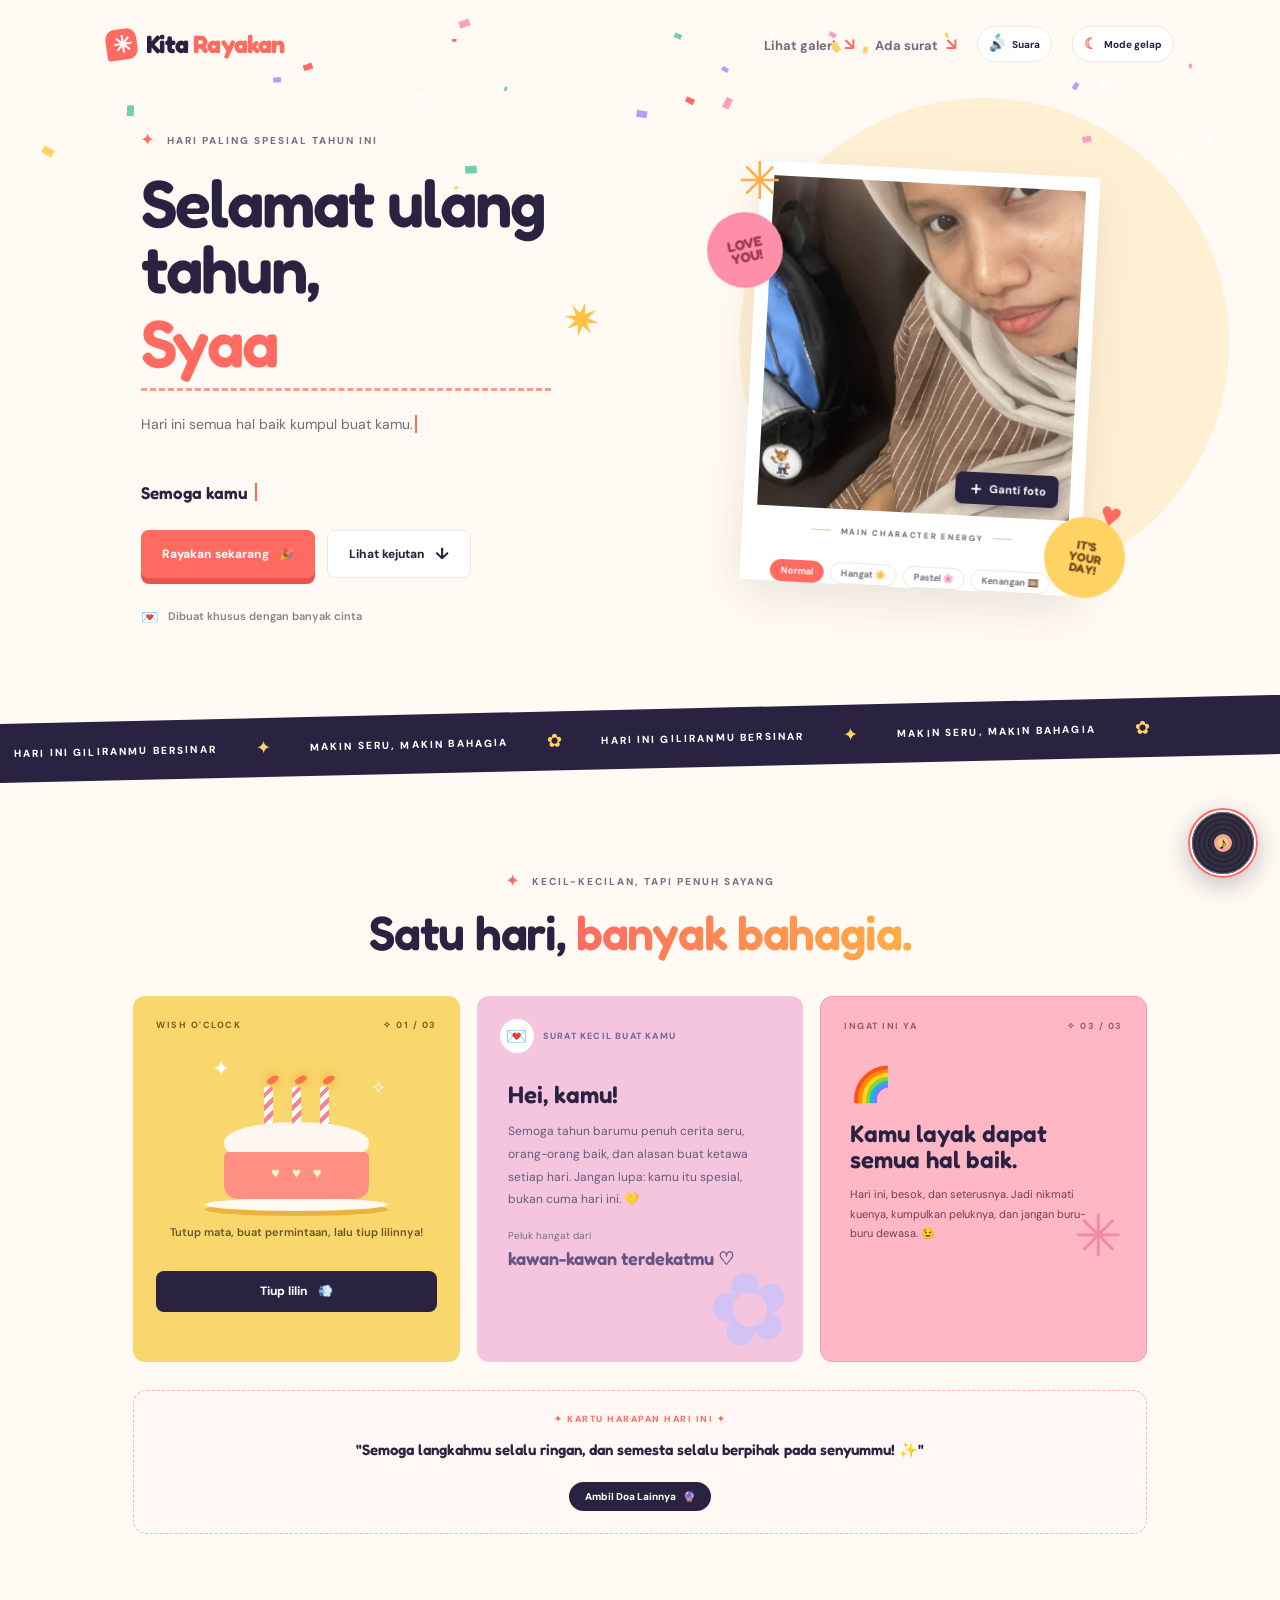
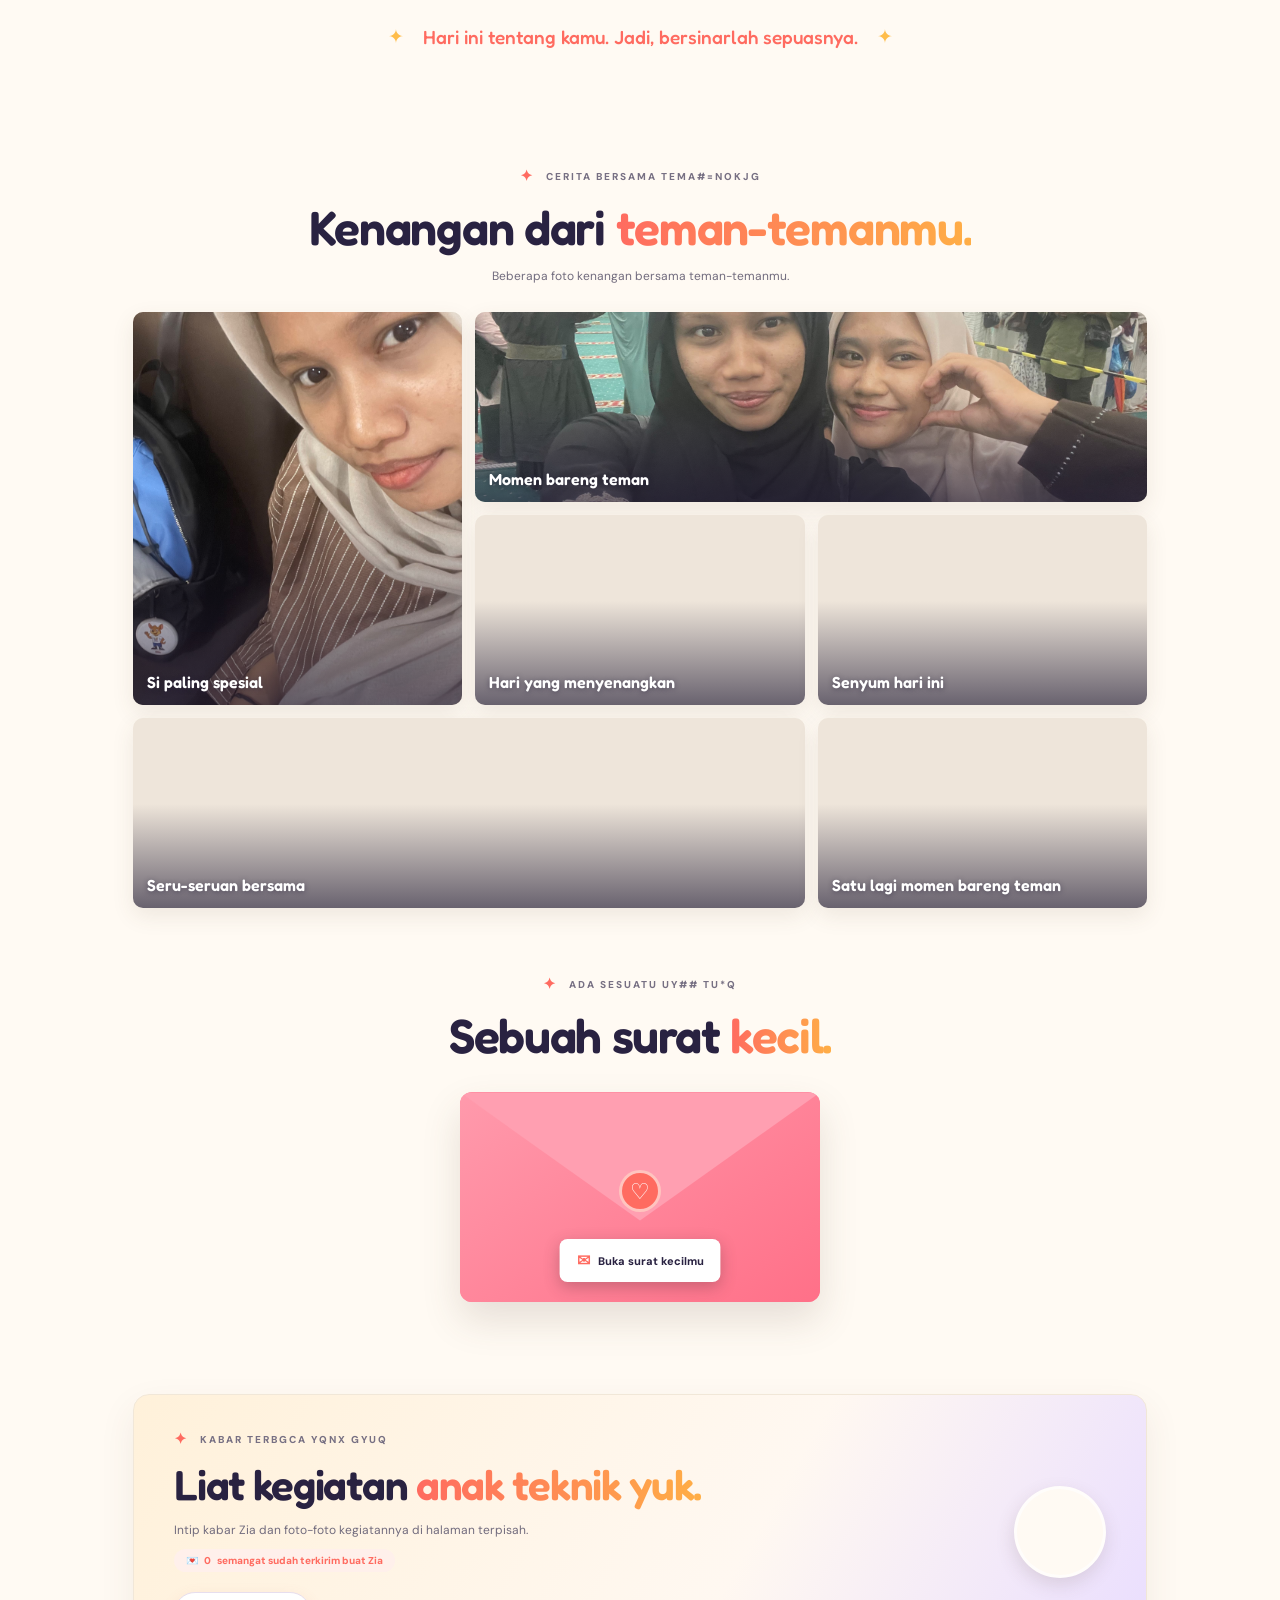
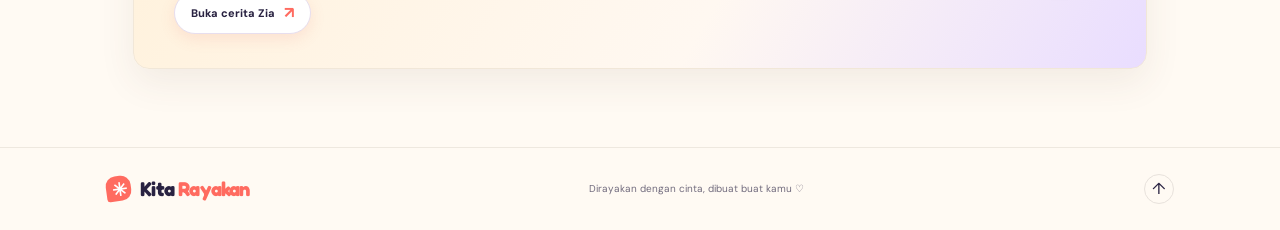
<file: index.html>
<!doctype html>
<html lang="id">
  <head>
    <meta charset="utf-8">
    <meta name="viewport" content="width=device-width, initial-scale=1">
    <meta name="theme-color" content="#fff7ed">
    <meta name="description" content="Pesta ulang tahun kecil yang penuh warna, tawa, dan kejutan spesial.">
    <title>Selamat ulang tahun, Syaa! — Kita Rayakan</title>

    <!-- Google Fonts -->
    <link rel="preconnect" href="https://fonts.googleapis.com">
    <link rel="preconnect" href="https://fonts.gstatic.com" crossorigin>
    <link href="https://fonts.googleapis.com/css2?family=DM+Sans:wght@400;500;600;700;800&family=Fredoka:wght@500;600;700&display=swap" rel="stylesheet">

    <!-- Berkas Gaya CSS -->
    <link rel="stylesheet" href="styles.css">
    <link rel="stylesheet" href="kegiatan.css">
    <link rel="stylesheet" href="efek.css">

    <!-- Berkas Skrip JS Terpadu -->
    <script src="music-state.js" defer></script>
    <script src="script.js" defer></script>
    <script src="kegiatan.js" defer></script>
    <script src="efek-umum.js" defer></script>
    <script src="efek-index.js" defer></script>
    <script src="efek-kegiatan.js" defer></script>
  </head>
  <body>
    <!-- Kanvas Partikel Confetti -->
    <canvas class="confetti-canvas" id="confettiCanvas" aria-hidden="true"></canvas>

    <div class="page-shell">
      <!-- ====================================================================
           TAMPILAN 1: Halaman Utama Ulang Tahun (Kita Rayakan)
           ==================================================================== -->
      <div id="view-birthday" class="app-view">
        <header class="site-header">
          <a class="brand" href="#" aria-label="Kita Rayakan, beranda">
            <span class="brand-icon" aria-hidden="true">✳</span>
            <span>Kita <span class="brand-light">Rayakan</span></span>
          </a>
          <nav class="header-nav" aria-label="Navigasi">
            <a class="header-link" href="#galeri">Lihat galeri <span aria-hidden="true">↘</span></a>
            <a class="header-link" href="#surat">Ada surat <span aria-hidden="true">↘</span></a>
            <button class="sound-toggle" id="soundToggle" type="button" aria-label="Bisukan efek suara" aria-pressed="true">
              <span class="sound-toggle-icon" id="soundToggleIcon" aria-hidden="true">🔊</span>
              <span id="soundToggleLabel">Suara</span>
            </button>
            <button class="theme-toggle" id="themeToggle" type="button" aria-label="Aktifkan mode gelap" aria-pressed="false">
              <span class="theme-toggle-icon" id="themeToggleIcon" aria-hidden="true">☾</span>
              <span class="theme-toggle-label" id="themeToggleLabel">Mode gelap</span>
            </button>
          </nav>
        </header>

        <main>
          <!-- Bagian Utama (Hero) -->
          <section class="hero" aria-labelledby="birthdayTitle">
            <div class="hero-copy" data-reveal>
              <p class="eyebrow"><span class="eyebrow-star" aria-hidden="true">✦</span> HARI PALING SPESIAL TAHUN INI</p>
              <h1 id="birthdayTitle">
                Selamat ulang tahun,<br>
                <input class="birthday-name" id="birthdayName" type="text" value="Syaa" maxlength="24" aria-label="Nama yang berulang tahun">
                <span class="title-sparkle" aria-hidden="true">✷</span>
              </h1>
              <p class="hero-description">Hari ini semua hal baik kumpul buat kamu. Siap-siap ya, bakal banyak tawa, doa, dan potongan kue paling enak! 🎂</p>
              <div class="hero-actions">
                <button class="button button-primary" id="celebrateButton" type="button">Rayakan sekarang <span aria-hidden="true">🎉</span></button>
                <a class="button button-secondary" href="#kejutan">Lihat kejutan <span aria-hidden="true">↓</span></a>
              </div>
              <div class="tiny-note"><span class="tiny-note-icon" aria-hidden="true">💌</span> Dibuat khusus dengan banyak cinta</div>
            </div>

            <div class="photo-side" data-reveal data-reveal-delay="1">
              <span class="floating-shape shape-star" aria-hidden="true">✳</span>
              <span class="floating-shape shape-heart" aria-hidden="true">♥</span>

              <div class="photo-card" id="photoDropZone">
                <div class="photo-frame">
                  <img id="birthdayPhoto" class="birthday-photo" src="foto.1.jpeg" alt="Foto utama yang sedang berulang tahun" decoding="async">
                  <div class="photo-placeholder" id="photoPlaceholder" hidden>
                    <span class="placeholder-sun" aria-hidden="true">☀</span>
                    <span class="placeholder-emoji" aria-hidden="true">📸</span>
                    <strong>Foto bintang hari ini</strong>
                    <span>Taruh fotonya di sini, yuk!</span>
                  </div>
                  <label class="photo-upload" for="photoInput">
                    <span aria-hidden="true">＋</span> Ganti foto
                  </label>
                  <input id="photoInput" class="visually-hidden" type="file" accept="image/*" aria-label="Pilih foto orang yang berulang tahun">
                </div>
                <div class="photo-caption">
                  <span class="caption-line"></span>
                  <span>MAIN CHARACTER ENERGY</span>
                  <span class="caption-line"></span>
                </div>
                <!-- Bilah Pilihan Filter Foto Interaktif -->
                <div class="photo-filter-bar" aria-label="Pilih filter foto">
                  <button type="button" class="photo-filter-btn is-active" data-filter="normal">Normal</button>
                  <button type="button" class="photo-filter-btn" data-filter="warm">Hangat ☀️</button>
                  <button type="button" class="photo-filter-btn" data-filter="pastel">Pastel 🌸</button>
                  <button type="button" class="photo-filter-btn" data-filter="vintage">Kenangan 🎞️</button>
                </div>
              </div>

              <div class="sticker sticker-love" aria-hidden="true">LOVE<br>YOU!</div>
              <div class="sticker sticker-wow" aria-hidden="true">IT'S<br>YOUR<br>DAY!</div>
            </div>
          </section>

          <!-- Pita Teks Berjalan (Marquee Strip) -->
          <section class="birthday-strip" aria-label="Ucapan ulang tahun">
            <div class="strip-content">
              <span>HARI INI GILIRANMU BERSINAR</span><i aria-hidden="true">✦</i>
              <span>MAKIN SERU, MAKIN BAHAGIA</span><i aria-hidden="true">✿</i>
              <span>HARI INI GILIRANMU BERSINAR</span><i aria-hidden="true">✦</i>
              <span>MAKIN SERU, MAKIN BAHAGIA</span><i aria-hidden="true">✿</i>
            </div>
          </section>

          <!-- Bagian Kejutan & Kartu Ucapan -->
          <section class="surprise-section" id="kejutan" aria-labelledby="surpriseTitle">
            <div class="section-heading" data-reveal>
              <p class="eyebrow"><span class="eyebrow-star" aria-hidden="true">✦</span> KECIL-KECILAN, TAPI PENUH SAYANG</p>
              <h2 id="surpriseTitle">Satu hari, <span>banyak bahagia.</span></h2>
            </div>

            <div class="surprise-grid">
              <!-- Kartu 1: Kue Ulang Tahun & Lilin Interaktif -->
              <article class="cake-card" data-reveal data-reveal-delay="1">
                <div class="card-topline"><span>WISH O'CLOCK</span><span aria-hidden="true">✧ 01 / 03</span></div>
                <div class="cake-scene" id="cakeScene">
                  <span class="cake-spark cake-spark-one" aria-hidden="true">✦</span>
                  <span class="cake-spark cake-spark-two" aria-hidden="true">✧</span>
                  <div class="candles" aria-label="Lilin ulang tahun (klik lilin untuk meniup atau menyalakan per batang)">
                    <span class="candle" data-candle="1" role="button" tabindex="0" aria-label="Lilin 1: Klik untuk tiup atau nyalakan"><i class="flame"></i><i class="candle-smoke"></i></span>
                    <span class="candle" data-candle="2" role="button" tabindex="0" aria-label="Lilin 2: Klik untuk tiup atau nyalakan"><i class="flame"></i><i class="candle-smoke"></i></span>
                    <span class="candle" data-candle="3" role="button" tabindex="0" aria-label="Lilin 3: Klik untuk tiup atau nyalakan"><i class="flame"></i><i class="candle-smoke"></i></span>
                  </div>
                  <span class="blow-puff" aria-hidden="true">💨</span>
                  <div class="cake cake-top"></div>
                  <div class="cake cake-bottom"><span class="cake-decoration">♥ &nbsp; ♥ &nbsp; ♥</span></div>
                  <div class="cake-plate"></div>
                </div>
                <p class="cake-message" id="cakeMessage">Tutup mata, buat permintaan, lalu tiup lilinnya!</p>
                <button class="button button-dark" id="candleButton" type="button">Tiup lilin <span aria-hidden="true">💨</span></button>
              </article>

              <!-- Kartu 2: Surat Harapan -->
              <article class="wish-card" data-reveal data-reveal-delay="2">
                <div class="wish-card-top"><span class="wish-icon" aria-hidden="true">💌</span><span class="card-topline-label">SURAT KECIL BUAT KAMU</span></div>
                <div class="wish-card-body">
                  <p class="wish-intro">Hei, kamu!</p>
                  <p>Semoga tahun barumu penuh cerita seru, orang-orang baik, dan alasan buat ketawa setiap hari. Jangan lupa: kamu itu spesial, bukan cuma hari ini. 💛</p>
                  <div class="wish-signature">Peluk hangat dari <span>kawan-kawan terdekatmu ♡</span></div>
                </div>
                <span class="wish-doodle" aria-hidden="true">✿</span>
              </article>

              <!-- Kartu 3: Pengingat Hangat -->
              <article class="little-things-card" data-reveal data-reveal-delay="3">
                <div class="card-topline"><span>INGAT INI YA</span><span aria-hidden="true">✧ 03 / 03</span></div>
                <div class="little-things-content">
                  <div class="little-icon" aria-hidden="true">🌈</div>
                  <h3>Kamu layak dapat semua hal baik.</h3>
                  <p>Hari ini, besok, dan seterusnya. Jadi nikmati kuenya, kumpulkan peluknya, dan jangan buru-buru dewasa. 😉</p>
                  <span class="little-doodle" aria-hidden="true">✳</span>
                </div>
              </article>
            </div>

            <!-- Kotak Generator Doa & Harapan Interaktif -->
            <div class="fortune-box" data-reveal>
              <p class="fortune-kicker">✦ KARTU HARAPAN HARI INI ✦</p>
              <p class="fortune-quote" id="fortuneQuote">"Semoga langkahmu selalu ringan, dan semesta selalu berpihak pada senyummu! ✨"</p>
              <button class="fortune-btn" id="fortuneBtn" type="button">Ambil Doa Lainnya <span aria-hidden="true">🔮</span></button>
            </div>
          </section>

          <!-- Kalimat Penutup -->
          <section class="closing-note" aria-label="Ucapan penutup" data-reveal>
            <span class="closing-star" aria-hidden="true">✦</span>
            <p>Hari ini tentang kamu. <span>Jadi, bersinarlah sepuasnya.</span></p>
            <span class="closing-star" aria-hidden="true">✦</span>
          </section>

          <!-- Galeri Foto Kenangan -->
          <section class="gallery-section" id="galeri" aria-labelledby="galleryTitle">
            <div class="section-heading" data-reveal>
              <p class="eyebrow"><span class="eyebrow-star" aria-hidden="true">✦</span> CERITA BERSAMA TEMAN-TEMAN</p>
              <h2 id="galleryTitle">Kenangan dari <span>teman-temanmu.</span></h2>
              <p class="gallery-intro">Beberapa foto kenangan bersama teman-temanmu.</p>
            </div>

            <div class="photo-gallery">
              <figure class="gallery-photo gallery-photo-one" data-reveal>
                <button class="gallery-photo-button" type="button" aria-label="Perbesar foto 1 dari 6: Si paling spesial">
                  <img src="foto.1.jpeg" alt="Foto Syaa yang sedang berulang tahun" loading="lazy" decoding="async">
                </button>
                <figcaption>Si paling spesial</figcaption>
              </figure>

              <figure class="gallery-photo gallery-photo-two" data-reveal data-reveal-delay="1">
                <button class="gallery-photo-button" type="button" aria-label="Perbesar foto 2 dari 6: Momen bareng teman">
                  <img src="foto.2.jpeg" alt="Selfie berdua di tengah suasana ramai" loading="lazy" decoding="async">
                </button>
                <figcaption>Momen bareng teman</figcaption>
              </figure>

              <figure class="gallery-photo gallery-photo-three" data-reveal data-reveal-delay="2">
                <button class="gallery-photo-button" type="button" aria-label="Perbesar foto 3 dari 6: Hari yang menyenangkan">
                  <img src="foto.3.jpeg" alt="Empat teman berfoto bersama di bawah pohon" loading="lazy" decoding="async">
                </button>
                <figcaption>Hari yang menyenangkan</figcaption>
              </figure>

              <figure class="gallery-photo gallery-photo-four" data-reveal data-reveal-delay="3">
                <button class="gallery-photo-button" type="button" aria-label="Perbesar foto 4 dari 6: Senyum hari ini">
                  <img src="foto.4.jpeg" alt="Pose ceria di ruang terbuka" loading="lazy" decoding="async">
                </button>
                <figcaption>Senyum hari ini</figcaption>
              </figure>

              <figure class="gallery-photo gallery-photo-five" data-reveal data-reveal-delay="1">
                <button class="gallery-photo-button" type="button" aria-label="Perbesar foto 5 dari 6: Seru-seruan bersama">
                  <img src="foto.5.jpeg" alt="Foto ramai-ramai dengan kostum lucu" loading="lazy" decoding="async">
                </button>
                <figcaption>Seru-seruan bersama</figcaption>
              </figure>

              <figure class="gallery-photo gallery-photo-six" data-reveal data-reveal-delay="2">
                <button class="gallery-photo-button" type="button" aria-label="Perbesar foto 6 dari 6: Satu lagi momen bareng teman">
                  <img src="foto.6.jpeg" alt="Momen bersama teman-teman" loading="lazy" decoding="async">
                </button>
                <figcaption>Satu lagi momen bareng teman</figcaption>
              </figure>
            </div>
          </section>

          <!-- Bagian Surat Spesial Interaktif -->
          <section class="letter-section" id="surat" aria-labelledby="letterTitle">
            <div class="section-heading" data-reveal>
              <p class="eyebrow"><span class="eyebrow-star" aria-hidden="true">✦</span> ADA SESUATU BUAT KAMU</p>
              <h2 id="letterTitle">Sebuah surat <span>kecil.</span></h2>
            </div>

            <div class="letter-scene" id="letterScene" data-reveal>
              <div class="butterfly-flight" aria-hidden="true">
                <span>🦋</span><span>🦋</span><span>🦋</span><span>🦋</span>
              </div>
              <div class="letter-envelope">
                <div class="envelope-flap" aria-hidden="true"></div>
                <span class="envelope-seal" aria-hidden="true">♡</span>
                <button class="letter-toggle" id="letterToggle" type="button" aria-expanded="false" aria-controls="letterContents">
                  <span class="letter-icon" aria-hidden="true">✉</span>
                  <span id="letterToggleLabel">Buka surat kecilmu</span>
                </button>
              </div>
              <div class="letter-contents" id="letterContents" hidden>
                <div class="letter-paper">
                  <p class="letter-greeting">Surat kecil dari kawan-kawan terdekatmu ♡</p>
                  <h3>Selamat ulang tahun, <span id="letterRecipientName">Syaa</span>!</h3>
                  <p class="letter-message">Tanggal 19 November selalu jadi alasan istimewa untuk merayakan hadirnya kamu, Syaa. Kamu punya hati yang tulus dan peka, selalu hadir untuk orang-orang tersayang, serta tekad kuat untuk mengejar hal yang kamu percaya. Semoga di usia yang baru ini kamu diberi kesehatan, hati yang tenang, banyak tawa, dan keberanian untuk meraih semua impianmu. Terima kasih sudah menjadi dirimu sendiri. Kami senang punya kawan sepertimu. ♡</p>
                  <p class="letter-signature">Dengan sayang, kawan-kawanmu ♡</p>
                  <button class="letter-close" id="letterClose" type="button">Lipat surat lagi <span aria-hidden="true">↑</span></button>
                </div>
              </div>
            </div>
          </section>

          <!-- Teaser Menuju Halaman Kegiatan Zia -->
          <section class="activity-teaser" aria-labelledby="activityTeaserTitle" data-reveal>
            <div class="activity-teaser-copy">
              <p class="eyebrow"><span class="eyebrow-star" aria-hidden="true">✦</span> KABAR TERBARU DARI ACEH</p>
              <h2 id="activityTeaserTitle">Liat kegiatan <span>anak teknik yuk.</span></h2>
              <p>Intip kabar Zia dan foto-foto kegiatannya di halaman terpisah.</p>
              <div class="teaser-cheer-badge" id="teaserCheerBadge">
                <span aria-hidden="true">💌</span> <span id="teaserCheerCount">0</span> semangat sudah terkirim buat Zia
              </div>
              <a class="activity-jump" href="kegiatan.html">Buka cerita Zia <span aria-hidden="true">↗</span></a>
            </div>
            <div class="activity-teaser-stamp" aria-hidden="true">
              <img src="fotod1.JPG" alt="" loading="lazy" decoding="async">
            </div>
          </section>
        </main>

        <footer class="site-footer">
          <a class="brand footer-brand" href="#" aria-label="Kita Rayakan, kembali ke atas">
            <span class="brand-icon" aria-hidden="true">✳</span>
            <span>Kita <span class="brand-light">Rayakan</span></span>
          </a>
          <span>Dirayakan dengan cinta, dibuat buat kamu <span aria-hidden="true">♡</span></span>
          <a class="back-to-top" href="#" aria-label="Kembali ke atas">↑</a>
        </footer>
      </div>

      <!-- ====================================================================
           TAMPILAN 2: Halaman Kegiatan Zia (Kabar dari Aceh)
           ==================================================================== -->
      <div id="view-activity" class="app-view" hidden>
        <header class="site-header activity-site-header">
          <a class="brand" href="index.html" aria-label="Kembali ke Kita Rayakan">
            <span class="brand-icon" aria-hidden="true">✳</span>
            <span>Kabar <span class="brand-light">Aceh</span></span>
          </a>
          <nav class="header-nav" aria-label="Navigasi">
            <a class="activity-back-link" href="index.html">
              <span aria-hidden="true">←</span> Kembali ke ucapan
            </a>
            <button class="sound-toggle" id="soundToggleActivity" type="button" aria-label="Bisukan efek suara" aria-pressed="true">
              <span class="sound-toggle-icon" aria-hidden="true">🔊</span>
              <span>Suara</span>
            </button>
            <button class="theme-toggle" id="themeToggleActivity" type="button" aria-label="Aktifkan mode gelap" aria-pressed="false">
              <span class="theme-toggle-icon" aria-hidden="true">☾</span>
              <span>Mode gelap</span>
            </button>
          </nav>
        </header>

        <main>
          <!-- Hero Kegiatan & Kartu Profil Zia -->
          <section class="activity-page-hero" aria-labelledby="activityPageTitle">
            <div class="activity-page-intro" data-reveal>
              <p class="eyebrow"><span class="eyebrow-star" aria-hidden="true">✦</span> KABAR TERBARU DARI ACEH</p>
              <h1 id="activityPageTitle">Liat kegiatan <span>anak teknik yuk.</span></h1>
              <p>Potongan cerita kuliah, teman-teman, dan hari-hari Zia di Aceh.</p>
              <a class="activity-cv-link" href="https://ziaulhaq-io.github.io/cv-ziaulhaq/" target="_blank" rel="noopener noreferrer">
                Lihat CV lengkap <span aria-hidden="true">↗</span>
              </a>
            </div>

            <article class="zia-profile-card" aria-label="Kabar Zia dari Aceh" data-reveal data-reveal-delay="1">
              <div class="zia-profile-heading">
                <div class="zia-avatar" aria-hidden="true">
                  <img src="fotod6.jpeg" alt="" decoding="async">
                </div>
                <div>
                  <p class="zia-kicker">MAHASISWA TEKNOLOGI INFORMASI</p>
                  <h2>Zia Ulhaq</h2>
                </div>
                <span class="zia-location"><span aria-hidden="true">●</span> Aceh</span>
              </div>

              <div class="zia-message">
                <span aria-hidden="true">♡</span>
                <p><strong><span class="zia-recipient-name">Syaa</span>, jangan khawatir ya.</strong> Zia aman-aman saja di Aceh. Zia memang anak Aceh; di sini banyak main dan belajar. Sebentar lagi Zia mau skripsi—doakan lancar, ya! Orang tersayangmu di Aceh selalu baik-baik saja. ♡</p>
              </div>

              <div class="zia-status">
                <span>Terus belajar</span>
                <span>Main bareng teman</span>
                <span>Menuju skripsi</span>
              </div>

              <div class="zia-cheer">
                <button class="zia-cheer-button" id="ziaCheerButton" type="button" aria-pressed="false">
                  <span aria-hidden="true">♡</span>
                  <span id="ziaCheerLabel">Kirim semangat buat Zia</span> (<span id="ziaCheerCounter">0</span>)
                </button>
                <p class="zia-cheer-message" id="ziaCheerMessage" aria-live="polite"></p>
              </div>

              <!-- Hadiah Interaktif untuk Zia -->
              <div class="zia-gift-actions" aria-label="Kirim hadiah perhatian untuk Zia">
                <button class="zia-gift-btn" id="ziaCoffeeBtn" type="button">Traktir Kopi Aceh ☕</button>
                <button class="zia-gift-btn" id="ziaThesisBtn" type="button">Kirim Doa Skripsi 🎓</button>
              </div>
              <p class="zia-toast-note" id="ziaToastNote" aria-live="polite"></p>
            </article>
          </section>

          <!-- Pita Teks Berjalan (Marquee) -->
          <div class="zia-marquee" role="note">
            <div class="zia-marquee-track">
              <span class="zia-marquee-copy">
                Zia di Aceh <span aria-hidden="true">✦</span> Anak Teknik <span aria-hidden="true">✦</span> Banyak main dan belajar <span aria-hidden="true">✦</span> Menuju skripsi <span aria-hidden="true">✦</span>
              </span>
              <span class="zia-marquee-copy" aria-hidden="true">
                Zia di Aceh <span aria-hidden="true">✦</span> Anak Teknik <span aria-hidden="true">✦</span> Banyak main dan belajar <span aria-hidden="true">✦</span> Menuju skripsi <span aria-hidden="true">✦</span>
              </span>
            </div>
          </div>

          <!-- Foto Pembuka (Cover Highlights) -->
          <section class="activity-cover-photos" aria-label="Foto pembuka" data-reveal>
            <button class="moment-photo" type="button" aria-label="Perbesar foto pembuka 1 dari 6">
              <img src="fotod1.JPG" alt="" loading="lazy" decoding="async">
            </button>
            <button class="moment-photo" type="button" aria-label="Perbesar foto pembuka 2 dari 6">
              <img src="fotod2.jpeg" alt="" loading="lazy" decoding="async">
            </button>
            <button class="moment-photo" type="button" aria-label="Perbesar foto pembuka 3 dari 6">
              <img src="fotod3.jpeg" alt="" loading="lazy" decoding="async">
            </button>
            <button class="moment-photo" type="button" aria-label="Perbesar foto pembuka 4 dari 6">
              <img src="fotod4.jpeg" alt="" loading="lazy" decoding="async">
            </button>
            <button class="moment-photo" type="button" aria-label="Perbesar foto pembuka 5 dari 6">
              <img src="fotod5.jpeg" alt="" loading="lazy" decoding="async">
            </button>
            <button class="moment-photo" type="button" aria-label="Perbesar foto pembuka 6 dari 6">
              <img src="fotod6.jpeg" alt="" loading="lazy" decoding="async">
            </button>
          </section>

          <!-- Koleksi Album Kegiatan -->
          <section class="moment-collection" aria-labelledby="momentCollectionTitle">
            <div class="moment-collection-heading" data-reveal>
              <p class="eyebrow"><span class="eyebrow-star" aria-hidden="true">✦</span> ALBUM KEGIATAN</p>
              <h2 id="momentCollectionTitle">Momen <span>keseharian.</span></h2>
              <p>Klik foto untuk melihat ukuran lebih besar.</p>
            </div>

            <!-- Navigasi Lompat Antar Album -->
            <nav class="album-jump-nav" aria-label="Pilih album">
              <a href="#activityAlbumTitle">Kegiatan <span>6</span></a>
              <a href="#healingAlbumTitle">Healing <span>7</span></a>
              <a href="#friendsAlbumTitle">Kawan-kawan <span>2</span></a>
              <a href="#thesisAlbumTitle">Tim skripsi <span>6</span></a>
            </nav>

            <div class="moment-groups">
              <!-- Album 1: Kegiatan Kampus & Proyek -->
              <section class="moment-group" aria-labelledby="activityAlbumTitle" data-reveal>
                <h3 id="activityAlbumTitle">Kegiatan</h3>
                <div class="moment-photo-grid">
                  <button class="moment-photo" type="button" aria-label="Perbesar foto 1 dari 6 di Kegiatan">
                    <img src="kn1.jpg" alt="" loading="lazy" decoding="async">
                  </button>
                  <button class="moment-photo" type="button" aria-label="Perbesar foto 2 dari 6 di Kegiatan">
                    <img src="kn2.jpg" alt="" loading="lazy" decoding="async">
                  </button>
                  <button class="moment-photo" type="button" aria-label="Perbesar foto 3 dari 6 di Kegiatan">
                    <img src="kn3.jpeg" alt="" loading="lazy" decoding="async">
                  </button>
                  <button class="moment-photo" type="button" aria-label="Perbesar foto 4 dari 6 di Kegiatan">
                    <img src="kn4.jpeg" alt="" loading="lazy" decoding="async">
                  </button>
                  <button class="moment-photo" type="button" aria-label="Perbesar foto 5 dari 6 di Kegiatan">
                    <img src="kn5.jpeg" alt="" loading="lazy" decoding="async">
                  </button>
                  <button class="moment-photo" type="button" aria-label="Perbesar foto 6 dari 6 di Kegiatan">
                    <img src="kn7.jpeg" alt="" loading="lazy" decoding="async">
                  </button>
                </div>
              </section>

              <!-- Album 2: Healing & Jalan-jalan -->
              <section class="moment-group" aria-labelledby="healingAlbumTitle" data-reveal>
                <h3 id="healingAlbumTitle">Healing</h3>
                <div class="moment-photo-grid">
                  <button class="moment-photo" type="button" aria-label="Perbesar foto 1 dari 7 di Healing">
                    <img src="hl1.jpeg" alt="" loading="lazy" decoding="async">
                  </button>
                  <button class="moment-photo" type="button" aria-label="Perbesar foto 2 dari 7 di Healing">
                    <img src="hl2.jpeg" alt="" loading="lazy" decoding="async">
                  </button>
                  <button class="moment-photo" type="button" aria-label="Perbesar foto 3 dari 7 di Healing">
                    <img src="hl3.jpeg" alt="" loading="lazy" decoding="async">
                  </button>
                  <button class="moment-photo" type="button" aria-label="Perbesar foto 4 dari 7 di Healing">
                    <img src="hl4.jpeg" alt="" loading="lazy" decoding="async">
                  </button>
                  <button class="moment-photo" type="button" aria-label="Perbesar foto 5 dari 7 di Healing">
                    <img src="hl5.jpeg" alt="" loading="lazy" decoding="async">
                  </button>
                  <button class="moment-photo" type="button" aria-label="Perbesar foto 6 dari 7 di Healing">
                    <img src="hl6.jpeg" alt="" loading="lazy" decoding="async">
                  </button>
                  <button class="moment-photo" type="button" aria-label="Perbesar foto 7 dari 7 di Healing">
                    <img src="hl7.jpeg" alt="" loading="lazy" decoding="async">
                  </button>
                </div>
              </section>

              <!-- Album 3: Kawan-kawan -->
              <section class="moment-group" aria-labelledby="friendsAlbumTitle" data-reveal>
                <h3 id="friendsAlbumTitle">Bersama kawan-kawan tengil</h3>
                <div class="moment-photo-grid">
                  <button class="moment-photo" type="button" aria-label="Perbesar foto 1 dari 2 bersama kawan-kawan">
                    <img src="bs1.jpeg" alt="" loading="lazy" decoding="async">
                  </button>
                  <button class="moment-photo" type="button" aria-label="Perbesar foto 2 dari 2 bersama kawan-kawan">
                    <img src="bs2.jpeg" alt="" loading="lazy" decoding="async">
                  </button>
                </div>
              </section>

              <!-- Album 4: Tim Skripsi -->
              <section class="moment-group" aria-labelledby="thesisAlbumTitle" data-reveal>
                <div class="moment-group-heading">
                  <h3 id="thesisAlbumTitle">Tim skripsi: Zia, Dhea &amp; Abrar</h3>
                  <p>Satu judul, dibagi bertiga sesuai profesi masing-masing.</p>
                </div>
                <div class="moment-photo-grid">
                  <button class="moment-photo" type="button" aria-label="Perbesar foto 1 dari 6 bersama tim skripsi">
                    <img src="dh1.jpg" alt="" loading="lazy" decoding="async">
                  </button>
                  <button class="moment-photo" type="button" aria-label="Perbesar foto 2 dari 6 bersama tim skripsi">
                    <img src="dh2.JPG" alt="" loading="lazy" decoding="async">
                  </button>
                  <button class="moment-photo" type="button" aria-label="Perbesar foto 3 dari 6 bersama tim skripsi">
                    <img src="dh3.jpeg" alt="" loading="lazy" decoding="async">
                  </button>
                  <button class="moment-photo" type="button" aria-label="Perbesar foto 4 dari 6 bersama tim skripsi">
                    <img src="dh4.jpeg" alt="" loading="lazy" decoding="async">
                  </button>
                  <button class="moment-photo" type="button" aria-label="Perbesar foto 5 dari 6 bersama tim skripsi">
                    <img src="dh5.jpeg" alt="" loading="lazy" decoding="async">
                  </button>
                  <button class="moment-photo" type="button" aria-label="Perbesar foto 6 dari 6 bersama tim skripsi">
                    <img src="dh6.jpeg" alt="" loading="lazy" decoding="async">
                  </button>
                </div>
              </section>
            </div>
          </section>
        </main>

        <footer class="activity-page-footer">
          <a class="activity-back-link" href="index.html">
            <span aria-hidden="true">←</span> Kembali ke ucapan ulang tahun
          </a>
          <span>Dari Aceh, dengan cerita ♡</span>
        </footer>
      </div>

      <!-- Pengumuman Screen Reader -->
      <p class="visually-hidden" id="announcement" aria-live="polite"></p>
    </div>

    <!-- ======================================================================
         Widget Pemutar Musik Melayang (Satu Pemutar Abadi untuk Kedua Halaman)
         ====================================================================== -->
    <div class="music-widget">
      <section class="music-popover" id="musicPopover" aria-label="Pemutar musik" hidden>
        <div class="music-popover-header">
          <div>
            <p class="music-kicker">LAGU BUAT HARI SPESIALMU</p>
            <h2>Putar lagu favoritmu</h2>
          </div>
          <button class="music-close" id="musicClose" type="button" aria-label="Tutup pemutar musik">×</button>
        </div>

        <label class="music-label" for="musicSelect">Pilih lagu</label>
        <select id="musicSelect" class="music-select" aria-label="Pilih lagu ulang tahun">
          <option value="lagu.1.mp3">Lagu 1</option>
          <option value="lagu.2.mp3" selected>Lagu 2</option>
          <option value="lagu.3.mp3">Lagu 3</option>
        </select>

        <label class="music-add" for="musicFiles"><span aria-hidden="true">＋</span> Tambahkan lagu</label>
        <input id="musicFiles" class="visually-hidden" type="file" accept="audio/*,.mp3,.m4a,.wav,.ogg,.aac,.flac,.webm" multiple aria-label="Tambahkan file lagu dari perangkat">

        <audio id="birthdayAudio" class="birthday-audio" src="lagu.2.mp3" controls preload="metadata">
          Browser ini belum mendukung pemutar audio.
        </audio>
        <p class="music-status" id="musicStatus">Lagu 2 siap diputar.</p>
      </section>

      <button class="music-toggle" id="musicToggle" type="button" aria-label="Buka pemutar musik" aria-expanded="false" aria-controls="musicPopover" title="Buka pemutar musik">
        <span class="music-record" aria-hidden="true"><span>♪</span></span>
      </button>
    </div>

    <!-- ======================================================================
         Dialog Lightbox Foto Ukuran Besar (Halaman Ucapan & Kegiatan)
         ====================================================================== -->
    <dialog class="birthday-lightbox" id="birthdayLightbox" aria-label="Foto kenangan ukuran besar">
      <div class="birthday-lightbox-toolbar">
        <button class="birthday-lightbox-nav" id="birthdayLightboxPrevious" type="button" aria-label="Foto sebelumnya">←</button>
        <button class="birthday-lightbox-nav" id="birthdayLightboxNext" type="button" aria-label="Foto berikutnya">→</button>
        <span class="birthday-lightbox-counter" id="birthdayLightboxCounter" aria-live="polite"></span>
        <button class="birthday-lightbox-close" id="birthdayLightboxClose" type="button" aria-label="Tutup foto besar">×</button>
      </div>
      <img class="birthday-lightbox-image" id="birthdayLightboxImage" alt="">
    </dialog>

    <dialog class="photo-lightbox" id="photoLightbox" aria-label="Foto kegiatan ukuran besar">
      <div class="photo-lightbox-toolbar">
        <button class="photo-lightbox-nav" id="photoLightboxPrevious" type="button" aria-label="Foto sebelumnya">←</button>
        <button class="photo-lightbox-nav" id="photoLightboxNext" type="button" aria-label="Foto berikutnya">→</button>
        <span class="photo-lightbox-counter" id="photoLightboxCounter" aria-live="polite"></span>
        <button class="photo-lightbox-close" id="photoLightboxClose" type="button" aria-label="Tutup foto besar">×</button>
      </div>
      <img class="photo-lightbox-image" id="photoLightboxImage" alt="">
    </dialog>
  </body>
</html>
</file>
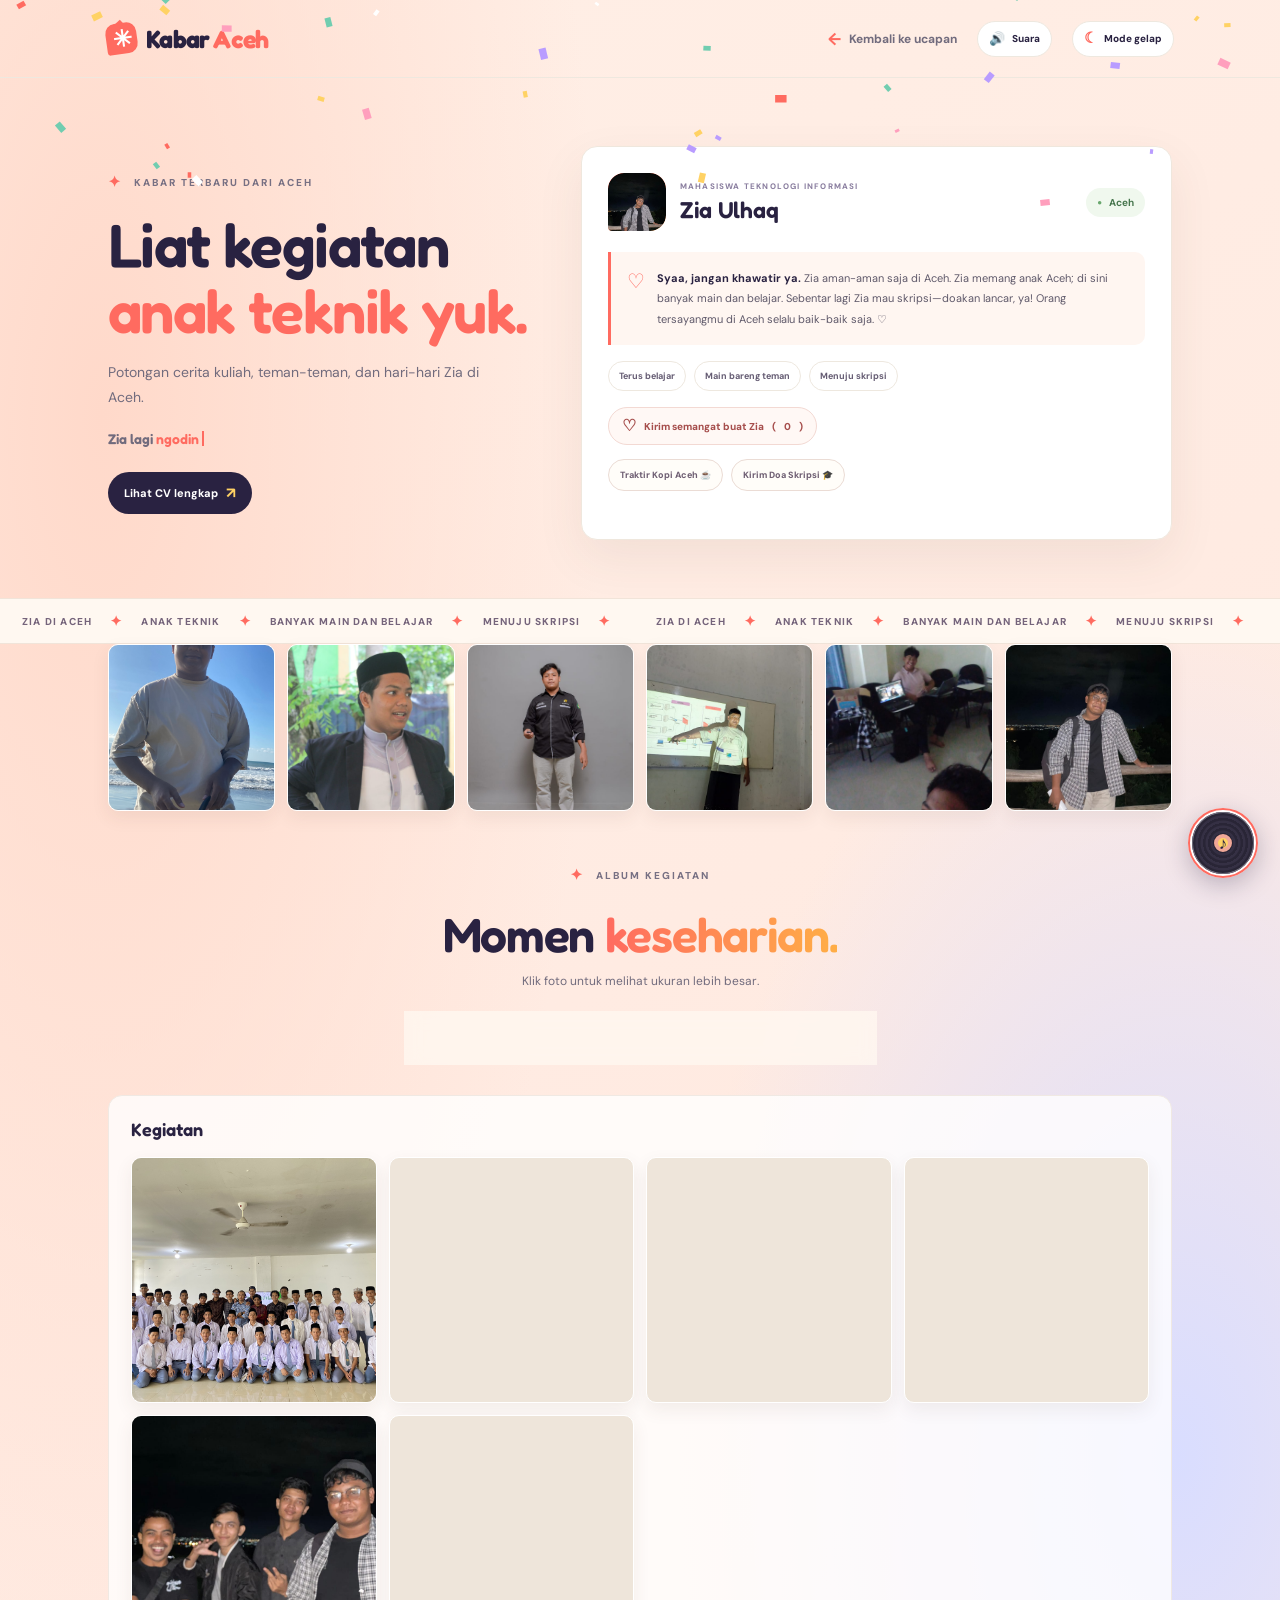
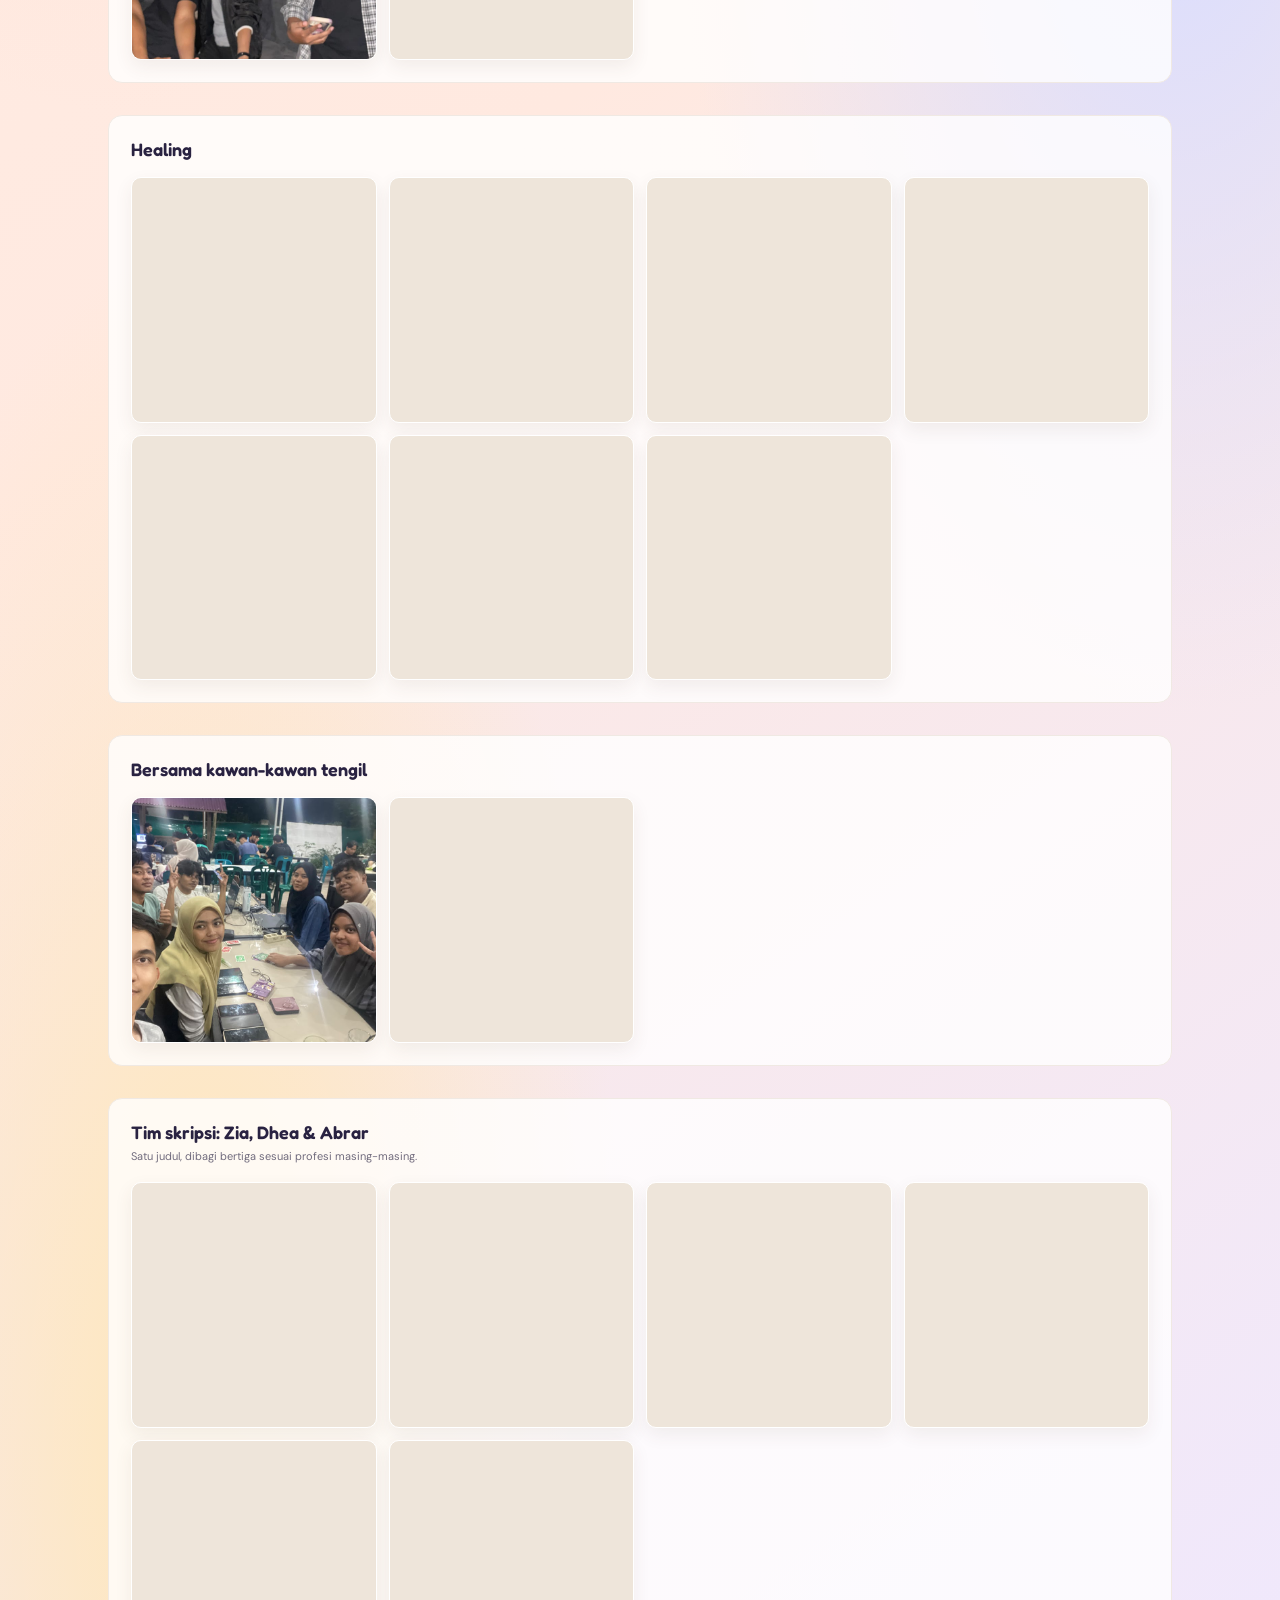
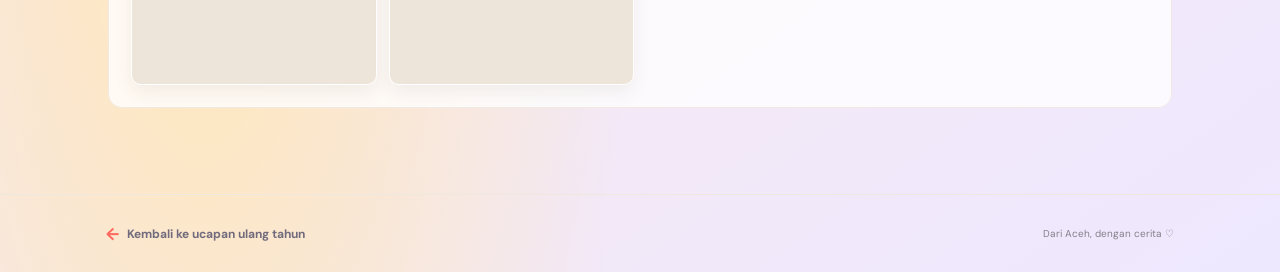
<file: kegiatan.html>
<!doctype html>
<html lang="id">
  <head>
    <meta charset="utf-8">
    <meta name="viewport" content="width=device-width, initial-scale=1">
    <meta name="theme-color" content="#fff7ed">
    <meta name="description" content="Kabar Zia dari Aceh dan album foto kegiatannya.">
    <title>Kegiatan Anak Teknik — Kabar dari Aceh</title>

    <!-- Google Fonts -->
    <link rel="preconnect" href="https://fonts.googleapis.com">
    <link rel="preconnect" href="https://fonts.gstatic.com" crossorigin>
    <link href="https://fonts.googleapis.com/css2?family=DM+Sans:wght@400;500;600;700;800&family=Fredoka:wght@500;600;700&display=swap" rel="stylesheet">

    <!-- Berkas Gaya CSS -->
    <link rel="stylesheet" href="styles.css">
    <link rel="stylesheet" href="kegiatan.css">
    <link rel="stylesheet" href="efek.css">

    <!-- Berkas Skrip JS Terpadu -->
    <script src="music-state.js" defer></script>
    <script src="script.js" defer></script>
    <script src="kegiatan.js" defer></script>
    <script src="efek-umum.js" defer></script>
    <script src="efek-index.js" defer></script>
    <script src="efek-kegiatan.js" defer></script>
  </head>
  <body class="activity-page">
    <!-- Kanvas Partikel Confetti -->
    <canvas class="confetti-canvas" id="confettiCanvas" aria-hidden="true"></canvas>

    <div class="page-shell">
      <!-- ====================================================================
           TAMPILAN 1: Halaman Utama Ulang Tahun (Kita Rayakan)
           ==================================================================== -->
      <div id="view-birthday" class="app-view" hidden>
        <header class="site-header">
          <a class="brand" href="#" aria-label="Kita Rayakan, beranda">
            <span class="brand-icon" aria-hidden="true">✳</span>
            <span>Kita <span class="brand-light">Rayakan</span></span>
          </a>
          <nav class="header-nav" aria-label="Navigasi">
            <a class="header-link" href="#galeri">Lihat galeri <span aria-hidden="true">↘</span></a>
            <a class="header-link" href="#surat">Ada surat <span aria-hidden="true">↘</span></a>
            <button class="sound-toggle" id="soundToggle" type="button" aria-label="Bisukan efek suara" aria-pressed="true">
              <span class="sound-toggle-icon" id="soundToggleIcon" aria-hidden="true">🔊</span>
              <span id="soundToggleLabel">Suara</span>
            </button>
            <button class="theme-toggle" id="themeToggle" type="button" aria-label="Aktifkan mode gelap" aria-pressed="false">
              <span class="theme-toggle-icon" id="themeToggleIcon" aria-hidden="true">☾</span>
              <span class="theme-toggle-label" id="themeToggleLabel">Mode gelap</span>
            </button>
          </nav>
        </header>

        <main>
          <!-- Bagian Utama (Hero) -->
          <section class="hero" aria-labelledby="birthdayTitle">
            <div class="hero-copy" data-reveal>
              <p class="eyebrow"><span class="eyebrow-star" aria-hidden="true">✦</span> HARI PALING SPESIAL TAHUN INI</p>
              <h1 id="birthdayTitle">
                Selamat ulang tahun,<br>
                <input class="birthday-name" id="birthdayName" type="text" value="Syaa" maxlength="24" aria-label="Nama yang berulang tahun">
                <span class="title-sparkle" aria-hidden="true">✷</span>
              </h1>
              <p class="hero-description">Hari ini semua hal baik kumpul buat kamu. Siap-siap ya, bakal banyak tawa, doa, dan potongan kue paling enak! 🎂</p>
              <div class="hero-actions">
                <button class="button button-primary" id="celebrateButton" type="button">Rayakan sekarang <span aria-hidden="true">🎉</span></button>
                <a class="button button-secondary" href="#kejutan">Lihat kejutan <span aria-hidden="true">↓</span></a>
              </div>
              <div class="tiny-note"><span class="tiny-note-icon" aria-hidden="true">💌</span> Dibuat khusus dengan banyak cinta</div>
            </div>

            <div class="photo-side" data-reveal data-reveal-delay="1">
              <span class="floating-shape shape-star" aria-hidden="true">✳</span>
              <span class="floating-shape shape-heart" aria-hidden="true">♥</span>

              <div class="photo-card" id="photoDropZone">
                <div class="photo-frame">
                  <img id="birthdayPhoto" class="birthday-photo" src="foto.1.jpeg" alt="Foto utama yang sedang berulang tahun" decoding="async">
                  <div class="photo-placeholder" id="photoPlaceholder" hidden>
                    <span class="placeholder-sun" aria-hidden="true">☀</span>
                    <span class="placeholder-emoji" aria-hidden="true">📸</span>
                    <strong>Foto bintang hari ini</strong>
                    <span>Taruh fotonya di sini, yuk!</span>
                  </div>
                  <label class="photo-upload" for="photoInput">
                    <span aria-hidden="true">＋</span> Ganti foto
                  </label>
                  <input id="photoInput" class="visually-hidden" type="file" accept="image/*" aria-label="Pilih foto orang yang berulang tahun">
                </div>
                <div class="photo-caption">
                  <span class="caption-line"></span>
                  <span>MAIN CHARACTER ENERGY</span>
                  <span class="caption-line"></span>
                </div>
                <!-- Bilah Pilihan Filter Foto Interaktif -->
                <div class="photo-filter-bar" aria-label="Pilih filter foto">
                  <button type="button" class="photo-filter-btn is-active" data-filter="normal">Normal</button>
                  <button type="button" class="photo-filter-btn" data-filter="warm">Hangat ☀️</button>
                  <button type="button" class="photo-filter-btn" data-filter="pastel">Pastel 🌸</button>
                  <button type="button" class="photo-filter-btn" data-filter="vintage">Kenangan 🎞️</button>
                </div>
              </div>

              <div class="sticker sticker-love" aria-hidden="true">LOVE<br>YOU!</div>
              <div class="sticker sticker-wow" aria-hidden="true">IT'S<br>YOUR<br>DAY!</div>
            </div>
          </section>

          <!-- Pita Teks Berjalan (Marquee Strip) -->
          <section class="birthday-strip" aria-label="Ucapan ulang tahun">
            <div class="strip-content">
              <span>HARI INI GILIRANMU BERSINAR</span><i aria-hidden="true">✦</i>
              <span>MAKIN SERU, MAKIN BAHAGIA</span><i aria-hidden="true">✿</i>
              <span>HARI INI GILIRANMU BERSINAR</span><i aria-hidden="true">✦</i>
              <span>MAKIN SERU, MAKIN BAHAGIA</span><i aria-hidden="true">✿</i>
            </div>
          </section>

          <!-- Bagian Kejutan & Kartu Ucapan -->
          <section class="surprise-section" id="kejutan" aria-labelledby="surpriseTitle">
            <div class="section-heading" data-reveal>
              <p class="eyebrow"><span class="eyebrow-star" aria-hidden="true">✦</span> KECIL-KECILAN, TAPI PENUH SAYANG</p>
              <h2 id="surpriseTitle">Satu hari, <span>banyak bahagia.</span></h2>
            </div>

            <div class="surprise-grid">
              <!-- Kartu 1: Kue Ulang Tahun & Lilin Interaktif -->
              <article class="cake-card" data-reveal data-reveal-delay="1">
                <div class="card-topline"><span>WISH O'CLOCK</span><span aria-hidden="true">✧ 01 / 03</span></div>
                <div class="cake-scene" id="cakeScene">
                  <span class="cake-spark cake-spark-one" aria-hidden="true">✦</span>
                  <span class="cake-spark cake-spark-two" aria-hidden="true">✧</span>
                  <div class="candles" aria-label="Lilin ulang tahun (klik lilin untuk meniup atau menyalakan per batang)">
                    <span class="candle" data-candle="1" role="button" tabindex="0" aria-label="Lilin 1: Klik untuk tiup atau nyalakan"><i class="flame"></i><i class="candle-smoke"></i></span>
                    <span class="candle" data-candle="2" role="button" tabindex="0" aria-label="Lilin 2: Klik untuk tiup atau nyalakan"><i class="flame"></i><i class="candle-smoke"></i></span>
                    <span class="candle" data-candle="3" role="button" tabindex="0" aria-label="Lilin 3: Klik untuk tiup atau nyalakan"><i class="flame"></i><i class="candle-smoke"></i></span>
                  </div>
                  <span class="blow-puff" aria-hidden="true">💨</span>
                  <div class="cake cake-top"></div>
                  <div class="cake cake-bottom"><span class="cake-decoration">♥ &nbsp; ♥ &nbsp; ♥</span></div>
                  <div class="cake-plate"></div>
                </div>
                <p class="cake-message" id="cakeMessage">Tutup mata, buat permintaan, lalu tiup lilinnya!</p>
                <button class="button button-dark" id="candleButton" type="button">Tiup lilin <span aria-hidden="true">💨</span></button>
              </article>

              <!-- Kartu 2: Surat Harapan -->
              <article class="wish-card" data-reveal data-reveal-delay="2">
                <div class="wish-card-top"><span class="wish-icon" aria-hidden="true">💌</span><span class="card-topline-label">SURAT KECIL BUAT KAMU</span></div>
                <div class="wish-card-body">
                  <p class="wish-intro">Hei, kamu!</p>
                  <p>Semoga tahun barumu penuh cerita seru, orang-orang baik, dan alasan buat ketawa setiap hari. Jangan lupa: kamu itu spesial, bukan cuma hari ini. 💛</p>
                  <div class="wish-signature">Peluk hangat dari <span>kawan-kawan terdekatmu ♡</span></div>
                </div>
                <span class="wish-doodle" aria-hidden="true">✿</span>
              </article>

              <!-- Kartu 3: Pengingat Hangat -->
              <article class="little-things-card" data-reveal data-reveal-delay="3">
                <div class="card-topline"><span>INGAT INI YA</span><span aria-hidden="true">✧ 03 / 03</span></div>
                <div class="little-things-content">
                  <div class="little-icon" aria-hidden="true">🌈</div>
                  <h3>Kamu layak dapat semua hal baik.</h3>
                  <p>Hari ini, besok, dan seterusnya. Jadi nikmati kuenya, kumpulkan peluknya, dan jangan buru-buru dewasa. 😉</p>
                  <span class="little-doodle" aria-hidden="true">✳</span>
                </div>
              </article>
            </div>

            <!-- Kotak Generator Doa & Harapan Interaktif -->
            <div class="fortune-box" data-reveal>
              <p class="fortune-kicker">✦ KARTU HARAPAN HARI INI ✦</p>
              <p class="fortune-quote" id="fortuneQuote">"Semoga langkahmu selalu ringan, dan semesta selalu berpihak pada senyummu! ✨"</p>
              <button class="fortune-btn" id="fortuneBtn" type="button">Ambil Doa Lainnya <span aria-hidden="true">🔮</span></button>
            </div>
          </section>

          <!-- Kalimat Penutup -->
          <section class="closing-note" aria-label="Ucapan penutup" data-reveal>
            <span class="closing-star" aria-hidden="true">✦</span>
            <p>Hari ini tentang kamu. <span>Jadi, bersinarlah sepuasnya.</span></p>
            <span class="closing-star" aria-hidden="true">✦</span>
          </section>

          <!-- Galeri Foto Kenangan -->
          <section class="gallery-section" id="galeri" aria-labelledby="galleryTitle">
            <div class="section-heading" data-reveal>
              <p class="eyebrow"><span class="eyebrow-star" aria-hidden="true">✦</span> CERITA BERSAMA TEMAN-TEMAN</p>
              <h2 id="galleryTitle">Kenangan dari <span>teman-temanmu.</span></h2>
              <p class="gallery-intro">Beberapa foto kenangan bersama teman-temanmu.</p>
            </div>

            <div class="photo-gallery">
              <figure class="gallery-photo gallery-photo-one" data-reveal>
                <button class="gallery-photo-button" type="button" aria-label="Perbesar foto 1 dari 6: Si paling spesial">
                  <img src="foto.1.jpeg" alt="Foto Syaa yang sedang berulang tahun" loading="lazy" decoding="async">
                </button>
                <figcaption>Si paling spesial</figcaption>
              </figure>

              <figure class="gallery-photo gallery-photo-two" data-reveal data-reveal-delay="1">
                <button class="gallery-photo-button" type="button" aria-label="Perbesar foto 2 dari 6: Momen bareng teman">
                  <img src="foto.2.jpeg" alt="Selfie berdua di tengah suasana ramai" loading="lazy" decoding="async">
                </button>
                <figcaption>Momen bareng teman</figcaption>
              </figure>

              <figure class="gallery-photo gallery-photo-three" data-reveal data-reveal-delay="2">
                <button class="gallery-photo-button" type="button" aria-label="Perbesar foto 3 dari 6: Hari yang menyenangkan">
                  <img src="foto.3.jpeg" alt="Empat teman berfoto bersama di bawah pohon" loading="lazy" decoding="async">
                </button>
                <figcaption>Hari yang menyenangkan</figcaption>
              </figure>

              <figure class="gallery-photo gallery-photo-four" data-reveal data-reveal-delay="3">
                <button class="gallery-photo-button" type="button" aria-label="Perbesar foto 4 dari 6: Senyum hari ini">
                  <img src="foto.4.jpeg" alt="Pose ceria di ruang terbuka" loading="lazy" decoding="async">
                </button>
                <figcaption>Senyum hari ini</figcaption>
              </figure>

              <figure class="gallery-photo gallery-photo-five" data-reveal data-reveal-delay="1">
                <button class="gallery-photo-button" type="button" aria-label="Perbesar foto 5 dari 6: Seru-seruan bersama">
                  <img src="foto.5.jpeg" alt="Foto ramai-ramai dengan kostum lucu" loading="lazy" decoding="async">
                </button>
                <figcaption>Seru-seruan bersama</figcaption>
              </figure>

              <figure class="gallery-photo gallery-photo-six" data-reveal data-reveal-delay="2">
                <button class="gallery-photo-button" type="button" aria-label="Perbesar foto 6 dari 6: Satu lagi momen bareng teman">
                  <img src="foto.6.jpeg" alt="Momen bersama teman-teman" loading="lazy" decoding="async">
                </button>
                <figcaption>Satu lagi momen bareng teman</figcaption>
              </figure>
            </div>
          </section>

          <!-- Bagian Surat Spesial Interaktif -->
          <section class="letter-section" id="surat" aria-labelledby="letterTitle">
            <div class="section-heading" data-reveal>
              <p class="eyebrow"><span class="eyebrow-star" aria-hidden="true">✦</span> ADA SESUATU BUAT KAMU</p>
              <h2 id="letterTitle">Sebuah surat <span>kecil.</span></h2>
            </div>

            <div class="letter-scene" id="letterScene" data-reveal>
              <div class="butterfly-flight" aria-hidden="true">
                <span>🦋</span><span>🦋</span><span>🦋</span><span>🦋</span>
              </div>
              <div class="letter-envelope">
                <div class="envelope-flap" aria-hidden="true"></div>
                <span class="envelope-seal" aria-hidden="true">♡</span>
                <button class="letter-toggle" id="letterToggle" type="button" aria-expanded="false" aria-controls="letterContents">
                  <span class="letter-icon" aria-hidden="true">✉</span>
                  <span id="letterToggleLabel">Buka surat kecilmu</span>
                </button>
              </div>
              <div class="letter-contents" id="letterContents" hidden>
                <div class="letter-paper">
                  <p class="letter-greeting">Surat kecil dari kawan-kawan terdekatmu ♡</p>
                  <h3>Selamat ulang tahun, <span id="letterRecipientName">Syaa</span>!</h3>
                  <p class="letter-message">Tanggal 19 November selalu jadi alasan istimewa untuk merayakan hadirnya kamu, Syaa. Kamu punya hati yang tulus dan peka, selalu hadir untuk orang-orang tersayang, serta tekad kuat untuk mengejar hal yang kamu percaya. Semoga di usia yang baru ini kamu diberi kesehatan, hati yang tenang, banyak tawa, dan keberanian untuk meraih semua impianmu. Terima kasih sudah menjadi dirimu sendiri. Kami senang punya kawan sepertimu. ♡</p>
                  <p class="letter-signature">Dengan sayang, kawan-kawanmu ♡</p>
                  <button class="letter-close" id="letterClose" type="button">Lipat surat lagi <span aria-hidden="true">↑</span></button>
                </div>
              </div>
            </div>
          </section>

          <!-- Teaser Menuju Halaman Kegiatan Zia -->
          <section class="activity-teaser" aria-labelledby="activityTeaserTitle" data-reveal>
            <div class="activity-teaser-copy">
              <p class="eyebrow"><span class="eyebrow-star" aria-hidden="true">✦</span> KABAR TERBARU DARI ACEH</p>
              <h2 id="activityTeaserTitle">Liat kegiatan <span>anak teknik yuk.</span></h2>
              <p>Intip kabar Zia dan foto-foto kegiatannya di halaman terpisah.</p>
              <div class="teaser-cheer-badge" id="teaserCheerBadge">
                <span aria-hidden="true">💌</span> <span id="teaserCheerCount">0</span> semangat sudah terkirim buat Zia
              </div>
              <a class="activity-jump" href="kegiatan.html">Buka cerita Zia <span aria-hidden="true">↗</span></a>
            </div>
            <div class="activity-teaser-stamp" aria-hidden="true">
              <img src="fotod1.JPG" alt="" loading="lazy" decoding="async">
            </div>
          </section>
        </main>

        <footer class="site-footer">
          <a class="brand footer-brand" href="#" aria-label="Kita Rayakan, kembali ke atas">
            <span class="brand-icon" aria-hidden="true">✳</span>
            <span>Kita <span class="brand-light">Rayakan</span></span>
          </a>
          <span>Dirayakan dengan cinta, dibuat buat kamu <span aria-hidden="true">♡</span></span>
          <a class="back-to-top" href="#" aria-label="Kembali ke atas">↑</a>
        </footer>
      </div>

      <!-- ====================================================================
           TAMPILAN 2: Halaman Kegiatan Zia (Kabar dari Aceh)
           ==================================================================== -->
      <div id="view-activity" class="app-view">
        <header class="site-header activity-site-header">
          <a class="brand" href="index.html" aria-label="Kembali ke Kita Rayakan">
            <span class="brand-icon" aria-hidden="true">✳</span>
            <span>Kabar <span class="brand-light">Aceh</span></span>
          </a>
          <nav class="header-nav" aria-label="Navigasi">
            <a class="activity-back-link" href="index.html">
              <span aria-hidden="true">←</span> Kembali ke ucapan
            </a>
            <button class="sound-toggle" id="soundToggleActivity" type="button" aria-label="Bisukan efek suara" aria-pressed="true">
              <span class="sound-toggle-icon" aria-hidden="true">🔊</span>
              <span>Suara</span>
            </button>
            <button class="theme-toggle" id="themeToggleActivity" type="button" aria-label="Aktifkan mode gelap" aria-pressed="false">
              <span class="theme-toggle-icon" aria-hidden="true">☾</span>
              <span>Mode gelap</span>
            </button>
          </nav>
        </header>

        <main>
          <!-- Hero Kegiatan & Kartu Profil Zia -->
          <section class="activity-page-hero" aria-labelledby="activityPageTitle">
            <div class="activity-page-intro" data-reveal>
              <p class="eyebrow"><span class="eyebrow-star" aria-hidden="true">✦</span> KABAR TERBARU DARI ACEH</p>
              <h1 id="activityPageTitle">Liat kegiatan <span>anak teknik yuk.</span></h1>
              <p>Potongan cerita kuliah, teman-teman, dan hari-hari Zia di Aceh.</p>
              <a class="activity-cv-link" href="https://ziaulhaq-io.github.io/cv-ziaulhaq/" target="_blank" rel="noopener noreferrer">
                Lihat CV lengkap <span aria-hidden="true">↗</span>
              </a>
            </div>

            <article class="zia-profile-card" aria-label="Kabar Zia dari Aceh" data-reveal data-reveal-delay="1">
              <div class="zia-profile-heading">
                <div class="zia-avatar" aria-hidden="true">
                  <img src="fotod6.jpeg" alt="" decoding="async">
                </div>
                <div>
                  <p class="zia-kicker">MAHASISWA TEKNOLOGI INFORMASI</p>
                  <h2>Zia Ulhaq</h2>
                </div>
                <span class="zia-location"><span aria-hidden="true">●</span> Aceh</span>
              </div>

              <div class="zia-message">
                <span aria-hidden="true">♡</span>
                <p><strong><span class="zia-recipient-name">Syaa</span>, jangan khawatir ya.</strong> Zia aman-aman saja di Aceh. Zia memang anak Aceh; di sini banyak main dan belajar. Sebentar lagi Zia mau skripsi—doakan lancar, ya! Orang tersayangmu di Aceh selalu baik-baik saja. ♡</p>
              </div>

              <div class="zia-status">
                <span>Terus belajar</span>
                <span>Main bareng teman</span>
                <span>Menuju skripsi</span>
              </div>

              <div class="zia-cheer">
                <button class="zia-cheer-button" id="ziaCheerButton" type="button" aria-pressed="false">
                  <span aria-hidden="true">♡</span>
                  <span id="ziaCheerLabel">Kirim semangat buat Zia</span> (<span id="ziaCheerCounter">0</span>)
                </button>
                <p class="zia-cheer-message" id="ziaCheerMessage" aria-live="polite"></p>
              </div>

              <!-- Hadiah Interaktif untuk Zia -->
              <div class="zia-gift-actions" aria-label="Kirim hadiah perhatian untuk Zia">
                <button class="zia-gift-btn" id="ziaCoffeeBtn" type="button">Traktir Kopi Aceh ☕</button>
                <button class="zia-gift-btn" id="ziaThesisBtn" type="button">Kirim Doa Skripsi 🎓</button>
              </div>
              <p class="zia-toast-note" id="ziaToastNote" aria-live="polite"></p>
            </article>
          </section>

          <!-- Pita Teks Berjalan (Marquee) -->
          <div class="zia-marquee" role="note">
            <div class="zia-marquee-track">
              <span class="zia-marquee-copy">
                Zia di Aceh <span aria-hidden="true">✦</span> Anak Teknik <span aria-hidden="true">✦</span> Banyak main dan belajar <span aria-hidden="true">✦</span> Menuju skripsi <span aria-hidden="true">✦</span>
              </span>
              <span class="zia-marquee-copy" aria-hidden="true">
                Zia di Aceh <span aria-hidden="true">✦</span> Anak Teknik <span aria-hidden="true">✦</span> Banyak main dan belajar <span aria-hidden="true">✦</span> Menuju skripsi <span aria-hidden="true">✦</span>
              </span>
            </div>
          </div>

          <!-- Foto Pembuka (Cover Highlights) -->
          <section class="activity-cover-photos" aria-label="Foto pembuka" data-reveal>
            <button class="moment-photo" type="button" aria-label="Perbesar foto pembuka 1 dari 6">
              <img src="fotod1.JPG" alt="" loading="lazy" decoding="async">
            </button>
            <button class="moment-photo" type="button" aria-label="Perbesar foto pembuka 2 dari 6">
              <img src="fotod2.jpeg" alt="" loading="lazy" decoding="async">
            </button>
            <button class="moment-photo" type="button" aria-label="Perbesar foto pembuka 3 dari 6">
              <img src="fotod3.jpeg" alt="" loading="lazy" decoding="async">
            </button>
            <button class="moment-photo" type="button" aria-label="Perbesar foto pembuka 4 dari 6">
              <img src="fotod4.jpeg" alt="" loading="lazy" decoding="async">
            </button>
            <button class="moment-photo" type="button" aria-label="Perbesar foto pembuka 5 dari 6">
              <img src="fotod5.jpeg" alt="" loading="lazy" decoding="async">
            </button>
            <button class="moment-photo" type="button" aria-label="Perbesar foto pembuka 6 dari 6">
              <img src="fotod6.jpeg" alt="" loading="lazy" decoding="async">
            </button>
          </section>

          <!-- Koleksi Album Kegiatan -->
          <section class="moment-collection" aria-labelledby="momentCollectionTitle">
            <div class="moment-collection-heading" data-reveal>
              <p class="eyebrow"><span class="eyebrow-star" aria-hidden="true">✦</span> ALBUM KEGIATAN</p>
              <h2 id="momentCollectionTitle">Momen <span>keseharian.</span></h2>
              <p>Klik foto untuk melihat ukuran lebih besar.</p>
            </div>

            <!-- Navigasi Lompat Antar Album -->
            <nav class="album-jump-nav" aria-label="Pilih album">
              <a href="#activityAlbumTitle">Kegiatan <span>6</span></a>
              <a href="#healingAlbumTitle">Healing <span>7</span></a>
              <a href="#friendsAlbumTitle">Kawan-kawan <span>2</span></a>
              <a href="#thesisAlbumTitle">Tim skripsi <span>6</span></a>
            </nav>

            <div class="moment-groups">
              <!-- Album 1: Kegiatan Kampus & Proyek -->
              <section class="moment-group" aria-labelledby="activityAlbumTitle" data-reveal>
                <h3 id="activityAlbumTitle">Kegiatan</h3>
                <div class="moment-photo-grid">
                  <button class="moment-photo" type="button" aria-label="Perbesar foto 1 dari 6 di Kegiatan">
                    <img src="kn1.jpg" alt="" loading="lazy" decoding="async">
                  </button>
                  <button class="moment-photo" type="button" aria-label="Perbesar foto 2 dari 6 di Kegiatan">
                    <img src="kn2.jpg" alt="" loading="lazy" decoding="async">
                  </button>
                  <button class="moment-photo" type="button" aria-label="Perbesar foto 3 dari 6 di Kegiatan">
                    <img src="kn3.jpeg" alt="" loading="lazy" decoding="async">
                  </button>
                  <button class="moment-photo" type="button" aria-label="Perbesar foto 4 dari 6 di Kegiatan">
                    <img src="kn4.jpeg" alt="" loading="lazy" decoding="async">
                  </button>
                  <button class="moment-photo" type="button" aria-label="Perbesar foto 5 dari 6 di Kegiatan">
                    <img src="kn5.jpeg" alt="" loading="lazy" decoding="async">
                  </button>
                  <button class="moment-photo" type="button" aria-label="Perbesar foto 6 dari 6 di Kegiatan">
                    <img src="kn7.jpeg" alt="" loading="lazy" decoding="async">
                  </button>
                </div>
              </section>

              <!-- Album 2: Healing & Jalan-jalan -->
              <section class="moment-group" aria-labelledby="healingAlbumTitle" data-reveal>
                <h3 id="healingAlbumTitle">Healing</h3>
                <div class="moment-photo-grid">
                  <button class="moment-photo" type="button" aria-label="Perbesar foto 1 dari 7 di Healing">
                    <img src="hl1.jpeg" alt="" loading="lazy" decoding="async">
                  </button>
                  <button class="moment-photo" type="button" aria-label="Perbesar foto 2 dari 7 di Healing">
                    <img src="hl2.jpeg" alt="" loading="lazy" decoding="async">
                  </button>
                  <button class="moment-photo" type="button" aria-label="Perbesar foto 3 dari 7 di Healing">
                    <img src="hl3.jpeg" alt="" loading="lazy" decoding="async">
                  </button>
                  <button class="moment-photo" type="button" aria-label="Perbesar foto 4 dari 7 di Healing">
                    <img src="hl4.jpeg" alt="" loading="lazy" decoding="async">
                  </button>
                  <button class="moment-photo" type="button" aria-label="Perbesar foto 5 dari 7 di Healing">
                    <img src="hl5.jpeg" alt="" loading="lazy" decoding="async">
                  </button>
                  <button class="moment-photo" type="button" aria-label="Perbesar foto 6 dari 7 di Healing">
                    <img src="hl6.jpeg" alt="" loading="lazy" decoding="async">
                  </button>
                  <button class="moment-photo" type="button" aria-label="Perbesar foto 7 dari 7 di Healing">
                    <img src="hl7.jpeg" alt="" loading="lazy" decoding="async">
                  </button>
                </div>
              </section>

              <!-- Album 3: Kawan-kawan -->
              <section class="moment-group" aria-labelledby="friendsAlbumTitle" data-reveal>
                <h3 id="friendsAlbumTitle">Bersama kawan-kawan tengil</h3>
                <div class="moment-photo-grid">
                  <button class="moment-photo" type="button" aria-label="Perbesar foto 1 dari 2 bersama kawan-kawan">
                    <img src="bs1.jpeg" alt="" loading="lazy" decoding="async">
                  </button>
                  <button class="moment-photo" type="button" aria-label="Perbesar foto 2 dari 2 bersama kawan-kawan">
                    <img src="bs2.jpeg" alt="" loading="lazy" decoding="async">
                  </button>
                </div>
              </section>

              <!-- Album 4: Tim Skripsi -->
              <section class="moment-group" aria-labelledby="thesisAlbumTitle" data-reveal>
                <div class="moment-group-heading">
                  <h3 id="thesisAlbumTitle">Tim skripsi: Zia, Dhea &amp; Abrar</h3>
                  <p>Satu judul, dibagi bertiga sesuai profesi masing-masing.</p>
                </div>
                <div class="moment-photo-grid">
                  <button class="moment-photo" type="button" aria-label="Perbesar foto 1 dari 6 bersama tim skripsi">
                    <img src="dh1.jpg" alt="" loading="lazy" decoding="async">
                  </button>
                  <button class="moment-photo" type="button" aria-label="Perbesar foto 2 dari 6 bersama tim skripsi">
                    <img src="dh2.JPG" alt="" loading="lazy" decoding="async">
                  </button>
                  <button class="moment-photo" type="button" aria-label="Perbesar foto 3 dari 6 bersama tim skripsi">
                    <img src="dh3.jpeg" alt="" loading="lazy" decoding="async">
                  </button>
                  <button class="moment-photo" type="button" aria-label="Perbesar foto 4 dari 6 bersama tim skripsi">
                    <img src="dh4.jpeg" alt="" loading="lazy" decoding="async">
                  </button>
                  <button class="moment-photo" type="button" aria-label="Perbesar foto 5 dari 6 bersama tim skripsi">
                    <img src="dh5.jpeg" alt="" loading="lazy" decoding="async">
                  </button>
                  <button class="moment-photo" type="button" aria-label="Perbesar foto 6 dari 6 bersama tim skripsi">
                    <img src="dh6.jpeg" alt="" loading="lazy" decoding="async">
                  </button>
                </div>
              </section>
            </div>
          </section>
        </main>

        <footer class="activity-page-footer">
          <a class="activity-back-link" href="index.html">
            <span aria-hidden="true">←</span> Kembali ke ucapan ulang tahun
          </a>
          <span>Dari Aceh, dengan cerita ♡</span>
        </footer>
      </div>

      <!-- Pengumuman Screen Reader -->
      <p class="visually-hidden" id="announcement" aria-live="polite"></p>
    </div>

    <!-- ======================================================================
         Widget Pemutar Musik Melayang (Satu Pemutar Abadi untuk Kedua Halaman)
         ====================================================================== -->
    <div class="music-widget">
      <section class="music-popover" id="musicPopover" aria-label="Pemutar musik" hidden>
        <div class="music-popover-header">
          <div>
            <p class="music-kicker">LAGU BUAT HARI SPESIALMU</p>
            <h2>Putar lagu favoritmu</h2>
          </div>
          <button class="music-close" id="musicClose" type="button" aria-label="Tutup pemutar musik">×</button>
        </div>

        <label class="music-label" for="musicSelect">Pilih lagu</label>
        <select id="musicSelect" class="music-select" aria-label="Pilih lagu ulang tahun">
          <option value="lagu.1.mp3">Lagu 1</option>
          <option value="lagu.2.mp3" selected>Lagu 2</option>
          <option value="lagu.3.mp3">Lagu 3</option>
        </select>

        <label class="music-add" for="musicFiles"><span aria-hidden="true">＋</span> Tambahkan lagu</label>
        <input id="musicFiles" class="visually-hidden" type="file" accept="audio/*,.mp3,.m4a,.wav,.ogg,.aac,.flac,.webm" multiple aria-label="Tambahkan file lagu dari perangkat">

        <audio id="birthdayAudio" class="birthday-audio" src="lagu.2.mp3" controls preload="metadata">
          Browser ini belum mendukung pemutar audio.
        </audio>
        <p class="music-status" id="musicStatus">Lagu 2 siap diputar.</p>
      </section>

      <button class="music-toggle" id="musicToggle" type="button" aria-label="Buka pemutar musik" aria-expanded="false" aria-controls="musicPopover" title="Buka pemutar musik">
        <span class="music-record" aria-hidden="true"><span>♪</span></span>
      </button>
    </div>

    <!-- ======================================================================
         Dialog Lightbox Foto Ukuran Besar (Halaman Ucapan & Kegiatan)
         ====================================================================== -->
    <dialog class="birthday-lightbox" id="birthdayLightbox" aria-label="Foto kenangan ukuran besar">
      <div class="birthday-lightbox-toolbar">
        <button class="birthday-lightbox-nav" id="birthdayLightboxPrevious" type="button" aria-label="Foto sebelumnya">←</button>
        <button class="birthday-lightbox-nav" id="birthdayLightboxNext" type="button" aria-label="Foto berikutnya">→</button>
        <span class="birthday-lightbox-counter" id="birthdayLightboxCounter" aria-live="polite"></span>
        <button class="birthday-lightbox-close" id="birthdayLightboxClose" type="button" aria-label="Tutup foto besar">×</button>
      </div>
      <img class="birthday-lightbox-image" id="birthdayLightboxImage" alt="">
    </dialog>

    <dialog class="photo-lightbox" id="photoLightbox" aria-label="Foto kegiatan ukuran besar">
      <div class="photo-lightbox-toolbar">
        <button class="photo-lightbox-nav" id="photoLightboxPrevious" type="button" aria-label="Foto sebelumnya">←</button>
        <button class="photo-lightbox-nav" id="photoLightboxNext" type="button" aria-label="Foto berikutnya">→</button>
        <span class="photo-lightbox-counter" id="photoLightboxCounter" aria-live="polite"></span>
        <button class="photo-lightbox-close" id="photoLightboxClose" type="button" aria-label="Tutup foto besar">×</button>
      </div>
      <img class="photo-lightbox-image" id="photoLightboxImage" alt="">
    </dialog>
  </body>
</html>
</file>
<file: styles.css>
:root {
  color-scheme: light;
  --ink: #292241;
  --muted: #716b7d;
  --coral: #ff6b60;
  --pink: #ff8fa8;
  --yellow: #ffd264;
  --lavender: #e8ddff;
  --paper: #fffaf3;
  --surface: #fff;
  --surface-border: #eee8df;
  --font-display: "Fredoka", "Trebuchet MS", sans-serif;
  --font-body: "DM Sans", "Segoe UI", sans-serif;
}

:root[data-theme="dark"] {
  color-scheme: dark;
  --ink: #fff4f1;
  --muted: #c5bccb;
  --paper: #1b1723;
  --surface: #2b2534;
  --surface-border: #494052;
}

* { box-sizing: border-box; }
[hidden] { display: none !important; }

html { scroll-behavior: smooth; }

body {
  margin: 0;
  background: var(--paper);
  color: var(--ink);
  font-family: var(--font-body);
  overflow-x: hidden;
  transition: background-color .3s ease, color .3s ease;
}

button, input { font: inherit; }
button, a { -webkit-tap-highlight-color: transparent; }
a { color: inherit; text-decoration: none; }
button:focus-visible, a:focus-visible, input:focus-visible, label:focus-within {
  outline: 3px solid #6f54ce;
  outline-offset: 4px;
}

.page-shell { max-width: 1440px; margin: 0 auto; overflow: hidden; }
.site-header { height: 88px; padding: 0 8.3%; display: flex; align-items: center; justify-content: space-between; }
.brand { display: inline-flex; align-items: center; gap: 9px; font-family: var(--font-display); font-size: 25px; font-weight: 700; letter-spacing: -.8px; transition: transform .2s ease; }
.brand-icon { display: grid; place-items: center; width: 31px; height: 31px; border-radius: 10px 10px 10px 3px; background: var(--coral); color: white; font-size: 23px; transform: rotate(-8deg); transition: transform .25s ease; }
.brand-light { color: var(--coral); }
.header-nav { display: flex; align-items: center; gap: 20px; }
.header-link { color: var(--muted); font-size: 13px; font-weight: 700; transition: color .2s ease, transform .2s ease; }
.header-link span { margin-left: 5px; color: var(--coral); font-size: 17px; }
.theme-toggle { min-height: 36px; display: inline-flex; align-items: center; gap: 7px; padding: 0 11px; border: 1px solid var(--surface-border); border-radius: 999px; background: var(--surface); color: var(--ink); cursor: pointer; font-size: 10px; font-weight: 800; transition: transform .2s ease, background-color .3s ease, border-color .3s ease, color .3s ease; }
.theme-toggle-icon { color: var(--coral); font-size: 15px; line-height: 1; }

.hero { position: relative; display: grid; grid-template-columns: 1.05fr .95fr; align-items: center; gap: 5%; min-height: 570px; padding: 42px 10.4% 72px 11%; }
.hero::before { content: ""; position: absolute; width: 490px; height: 490px; right: 4%; top: 10px; border-radius: 50%; background: #fff0d4; z-index: 0; }
.hero-copy { position: relative; z-index: 1; padding-bottom: 12px; }
.eyebrow { margin: 0 0 20px; font-size: 10px; font-weight: 800; letter-spacing: 2px; color: #777083; }
.eyebrow-star { margin-right: 7px; color: var(--coral); font-size: 15px; vertical-align: -1px; }
h1, h2, h3, p { margin-top: 0; }
h1 { margin-bottom: 21px; font-family: var(--font-display); font-size: clamp(43px, 5.2vw, 72px); font-weight: 600; line-height: .99; letter-spacing: -2px; }
.birthday-name { width: min(100%, 410px); padding: 0 0 5px; border: 0; border-bottom: 3px dashed #ff9a83; border-radius: 0; background: transparent; color: var(--coral); font-family: inherit; font-size: inherit; font-weight: inherit; letter-spacing: inherit; line-height: inherit; }
.birthday-name:focus { outline: none; border-bottom-style: solid; }
.birthday-name::selection { background: #ffe1a3; color: var(--ink); }
.title-sparkle { display: inline-block; color: #ffc248; font-size: .55em; vertical-align: top; transform: rotate(12deg); }
.hero-description { max-width: 445px; margin-bottom: 27px; color: var(--muted); font-size: 14px; line-height: 1.85; }
.hero-actions { display: flex; flex-wrap: wrap; align-items: center; gap: 12px; }
.button { min-height: 48px; display: inline-flex; align-items: center; justify-content: center; gap: 10px; padding: 0 21px; border: 0; border-radius: 8px; cursor: pointer; font-size: 12px; font-weight: 800; transition: transform .18s ease, box-shadow .18s ease, background .18s ease; }
.button:hover { transform: translateY(-3px); }
.button-primary { background: var(--coral); color: white; box-shadow: 0 6px 0 #e8554c; }
.button-primary:hover { box-shadow: 0 9px 0 #e8554c; }
.button-secondary { border: 1px solid var(--surface-border); background: var(--surface); }
.button-secondary span { font-size: 16px; }
.tiny-note { margin-top: 30px; color: #87818e; font-size: 11px; font-weight: 600; }
.tiny-note-icon { margin-right: 7px; font-size: 14px; vertical-align: -2px; }

.photo-side { position: relative; z-index: 1; justify-self: center; width: min(100%, 370px); padding: 10px 15px 20px; }
.photo-card { position: relative; z-index: 1; width: 100%; padding: 14px 14px 0; background: var(--surface); box-shadow: 0 15px 40px #5a42341e; transform: perspective(900px) rotateX(var(--photo-tilt-y, 0deg)) rotateY(var(--photo-tilt-x, 0deg)) rotate(3deg); transition: transform .25s ease, box-shadow .25s ease, background-color .3s ease; }
.photo-card:hover { transform: perspective(900px) rotateX(var(--photo-tilt-y, 0deg)) rotateY(var(--photo-tilt-x, 0deg)) rotate(0) translateY(-4px); box-shadow: 0 22px 45px #5a423426; }
.photo-frame { position: relative; display: grid; min-height: 330px; overflow: hidden; place-items: center; background: linear-gradient(145deg, #ffabbc, #fbdca5 65%, #ffd785); }
.photo-frame.drag-over { outline: 4px dashed var(--coral); outline-offset: -10px; }
.photo-placeholder { position: absolute; inset: 0; display: flex; flex-direction: column; align-items: center; justify-content: center; color: #634e60; text-align: center; }
.placeholder-sun { position: absolute; top: 23px; right: 27px; color: #fff7c0; font-size: 47px; }
.placeholder-emoji { margin-bottom: 10px; font-size: 58px; filter: drop-shadow(0 5px 2px #aa5a4330); }
.photo-placeholder strong { font-family: var(--font-display); font-size: 21px; }
.photo-placeholder > span:last-child { margin-top: 6px; font-size: 11px; }
.birthday-photo { width: 100%; height: 330px; object-fit: cover; }
.photo-upload { position: absolute; right: 12px; bottom: 12px; display: inline-flex; align-items: center; gap: 5px; padding: 9px 12px; border-radius: 7px; background: var(--ink); color: white; cursor: pointer; font-size: 11px; font-weight: 700; box-shadow: 0 4px 10px #29224140; transition: transform .18s ease; }
.photo-upload:hover { transform: translateY(-2px); }
.photo-upload span { font-size: 17px; line-height: 11px; }
.photo-caption { height: 43px; display: flex; align-items: center; justify-content: center; gap: 10px; color: var(--muted); font-size: 8px; font-weight: 800; letter-spacing: 1.7px; }
.caption-line { width: 20px; height: 1px; background: #e8c1aa; }
.floating-shape { position: absolute; z-index: 2; }
.shape-star { top: -12px; left: 3px; color: #ffae46; font-size: 52px; animation: bob 3.2s ease-in-out infinite; }
.shape-heart { right: -17px; bottom: 69px; color: var(--coral); font-size: 37px; transform: rotate(14deg); animation: heartbeat 2.2s ease-in-out infinite; }
.sticker { position: absolute; z-index: 3; display: grid; place-content: center; width: 76px; height: 76px; border-radius: 50%; font-family: var(--font-display); font-size: 14px; font-weight: 700; line-height: .95; text-align: center; }
.sticker-love { top: 53px; left: -28px; background: var(--pink); color: #9c3a57; transform: rotate(-12deg); transition: transform .25s ease; animation: sticker-drift 4.2s ease-in-out infinite; }
.sticker-wow { right: -20px; bottom: 10px; width: 81px; height: 81px; background: var(--yellow); color: #745021; font-size: 12px; transform: rotate(10deg); transition: transform .25s ease; animation: sticker-drift 3.6s ease-in-out -1.5s infinite; }

.birthday-strip { overflow: hidden; height: 58px; display: flex; align-items: center; background: #292241; color: #fff; transform: rotate(-1.3deg) scale(1.02); }
.strip-content { min-width: max-content; display: flex; align-items: center; justify-content: space-around; gap: 38px; padding: 0 26px; animation: ticker 30s linear infinite; }
.strip-content span { font-size: 10px; font-weight: 800; letter-spacing: 2px; }
.strip-content i { color: var(--yellow); font-size: 18px; font-style: normal; }

.letter-section { padding: 42px 10.4% 92px; }
.letter-section .section-heading { margin-bottom: 28px; }
.letter-scene { position: relative; max-width: 900px; margin: 0 auto; }
.letter-envelope { position: relative; width: min(100%, 360px); height: 210px; margin: 0 auto; overflow: hidden; border-radius: 12px; background: #ff8198; box-shadow: 0 18px 38px #5a423426; }
.letter-envelope::before { position: absolute; inset: 0; z-index: 1; background: linear-gradient(145deg, #ff9aac, #ff7088); clip-path: polygon(0 0, 50% 58%, 100% 0, 100% 100%, 0 100%); content: ""; }
.envelope-flap { position: absolute; top: 0; left: 0; z-index: 2; width: 100%; height: 61%; background: #ff9fb1; clip-path: polygon(0 0, 100% 0, 50% 100%); transform-origin: top; transition: transform .65s cubic-bezier(.2,.8,.2,1); }
.letter-scene.is-open .envelope-flap { z-index: 0; transform: rotateX(180deg); }
.envelope-seal { position: absolute; top: 47%; left: 50%; z-index: 3; display: grid; width: 42px; height: 42px; place-items: center; border: 3px solid #fff9; border-radius: 50%; background: var(--coral); color: white; font-size: 22px; transform: translate(-50%,-50%); transition: opacity .25s ease, transform .35s ease; }
.letter-scene.is-open .envelope-seal { opacity: 0; transform: translate(-50%,-50%) scale(.5); }
.letter-toggle { position: absolute; bottom: 20px; left: 50%; z-index: 4; display: inline-flex; align-items: center; gap: 8px; min-height: 43px; padding: 0 16px; border: 1px solid #fff9; border-radius: 8px; background: var(--surface); color: var(--ink); box-shadow: 0 5px 16px #542c3550; cursor: pointer; font-size: 11px; font-weight: 800; transform: translateX(-50%); transition: transform .2s ease, background-color .3s ease, color .3s ease; white-space: nowrap; }
.letter-toggle:hover { background: white; transform: translateX(-50%) translateY(-3px); }
.letter-icon { color: var(--coral); font-size: 16px; }
.butterfly-flight { position: absolute; inset: 0; z-index: 5; overflow: visible; pointer-events: none; }
.butterfly-flight span { position: absolute; top: 150px; left: 50%; opacity: 0; font-size: 27px; }
.letter-scene.is-open .butterfly-flight span:nth-child(1) { --flight-x: -190px; --flight-rotate: -28deg; animation: butterfly-rise 1.7s ease-out .05s both; }
.letter-scene.is-open .butterfly-flight span:nth-child(2) { --flight-x: -80px; --flight-rotate: 20deg; animation: butterfly-rise 1.9s ease-out .18s both; }
.letter-scene.is-open .butterfly-flight span:nth-child(3) { --flight-x: 75px; --flight-rotate: -14deg; animation: butterfly-rise 1.8s ease-out .12s both; }
.letter-scene.is-open .butterfly-flight span:nth-child(4) { --flight-x: 185px; --flight-rotate: 32deg; animation: butterfly-rise 2s ease-out .25s both; }
.letter-contents:not([hidden]) { margin-top: 24px; animation: letter-rise .75s cubic-bezier(.2,.8,.2,1) both; }
.letter-paper { padding: 32px; border: 1px solid var(--surface-border); border-radius: 14px; background: var(--surface); box-shadow: 0 14px 35px #5a423416; transition: background-color .3s ease, border-color .3s ease; }
.letter-greeting { margin-bottom: 8px; color: var(--muted); font-family: var(--font-display); font-size: 17px; text-align: center; }
.letter-paper h3 { margin-bottom: 24px; color: var(--ink); font-family: var(--font-display); font-size: clamp(24px, 3vw, 34px); font-weight: 600; text-align: center; }
.letter-paper h3 span { color: var(--coral); }
.letter-message { max-width: 700px; margin: 0 auto 30px; color: var(--muted); font-size: 13px; line-height: 1.9; text-align: center; }
.letter-signature { margin: 0; color: #665485; font-family: var(--font-display); font-size: 17px; font-weight: 600; text-align: center; }
.gallery-section { padding: 48px 10.4% 24px; }
.gallery-section .section-heading { margin-bottom: 28px; }
.gallery-intro { margin: 12px auto 0; color: var(--muted); font-size: 12px; }
.photo-gallery { display: grid; grid-template-columns: repeat(3, minmax(0, 1fr)); grid-template-rows: repeat(3, 190px); gap: 13px; }
.gallery-photo { position: relative; min-width: 0; margin: 0; overflow: hidden; border-radius: 10px; background: #eee5da; box-shadow: 0 8px 22px #5a42341a; transition: transform .25s ease, box-shadow .25s ease; }
.gallery-photo-button { position: absolute; inset: 0; z-index: 0; display: block; width: 100%; height: 100%; padding: 0; overflow: hidden; border: 0; background: transparent; cursor: zoom-in; }
.gallery-photo-button:focus-visible { outline-offset: -4px; }
.gallery-photo img { width: 100%; height: 100%; display: block; object-fit: cover; transition: transform .45s ease; }
.gallery-photo::after { position: absolute; inset: 45% 0 0; background: linear-gradient(transparent, #211c35a6); content: ""; pointer-events: none; }
.gallery-photo figcaption { position: absolute; z-index: 1; right: 14px; bottom: 13px; left: 14px; color: #fff; font-family: var(--font-display); font-size: 16px; font-weight: 600; text-shadow: 0 1px 5px #211c3580; pointer-events: none; }
.gallery-photo-one { grid-column: 1; grid-row: 1 / 3; }
.gallery-photo-two { grid-column: 2 / 4; grid-row: 1; }
.gallery-photo-three { grid-column: 2; grid-row: 2; }
.gallery-photo-four { grid-column: 3; grid-row: 2; }
.gallery-photo-five { grid-column: 1 / 3; grid-row: 3; }
.gallery-photo-six { grid-column: 3; grid-row: 3; }
.birthday-lightbox { position: fixed; inset: 0; width: min(94vw, 1180px); height: min(92vh, 860px); max-width: none; max-height: none; margin: auto; padding: 12px; overflow: hidden; border: 0; border-radius: 14px; background: #171423f2; }
.birthday-lightbox[open] { display: grid; grid-template-rows: 42px minmax(0, 1fr); gap: 4px; }
.birthday-lightbox::backdrop { background: #171423e8; backdrop-filter: blur(5px); }
.birthday-lightbox-toolbar { display: grid; grid-template-columns: 38px 38px 1fr 38px; align-items: center; gap: 8px; }
.birthday-lightbox-nav, .birthday-lightbox-close { width: 38px; height: 38px; display: grid; place-items: center; border: 1px solid #ffffff80; border-radius: 50%; background: #ffffff14; color: #fff; cursor: pointer; font-size: 20px; line-height: 1; transition: background .2s ease, transform .2s ease; }
.birthday-lightbox-counter { justify-self: center; color: #fff; font-size: 11px; font-variant-numeric: tabular-nums; }
.birthday-lightbox-image { width: 100%; height: 100%; min-height: 0; display: block; border-radius: 9px; object-fit: contain; }
.birthday-lightbox-close { border: 2px solid #fff; background: var(--coral); font-size: 24px; box-shadow: 0 5px 15px #0005; }
.letter-close { display: block; min-height: 40px; margin: 24px auto 0; padding: 0 16px; border: 1px solid var(--surface-border); border-radius: 8px; background: var(--surface); color: var(--ink); cursor: pointer; font-size: 11px; font-weight: 700; transition: background-color .3s ease, transform .2s ease, border-color .3s ease; }
.letter-close:hover { background: #fff0d4; transform: translateY(-2px); }

.activity-teaser { position: relative; z-index: 3; display: flex; align-items: center; justify-content: space-between; gap: 28px; margin: 0 10.4% 78px; padding: 34px 40px; border: 1px solid #f1e7d8; border-radius: 16px; background: linear-gradient(120deg, #fff1da, #fff8f1 60%, #e9ddff); box-shadow: 0 14px 36px #5a423414; }
.activity-teaser-copy { max-width: 660px; }
.activity-teaser .eyebrow { margin-bottom: 10px; }
.activity-teaser h2 { font-size: clamp(30px, 4vw, 42px); }
.activity-teaser h2 span { color: var(--coral); }
.activity-teaser-copy > p:not(.eyebrow) { margin: 10px 0 0; color: var(--muted); font-size: 12px; line-height: 1.7; }
.activity-teaser-stamp { width: 92px; height: 92px; flex: 0 0 92px; overflow: hidden; border: 3px solid #ffffffb3; border-radius: 50%; background: #fffaf3; box-shadow: 0 7px 18px #5a423425; transform: rotate(8deg); }
.activity-teaser-stamp img { width: 100%; height: 100%; display: block; border-radius: inherit; object-fit: cover; object-position: center 30%; }
.activity-jump { width: fit-content; min-height: 42px; display: flex; align-items: center; gap: 9px; margin: 20px 0 0; padding: 0 16px; border: 1px solid #e7deee; border-radius: 999px; background: #fff; color: var(--ink); box-shadow: 0 5px 15px #e9685a20; font-size: 11px; font-weight: 800; animation: activity-cta-pulse 2.8s ease-in-out infinite; transition: transform .2s ease, background .2s ease, color .2s ease, border-color .2s ease, box-shadow .2s ease; }
.activity-jump span { color: var(--coral); font-size: 16px; transition: color .2s ease, transform .2s ease; }
.activity-jump:focus-visible { outline: 3px solid var(--coral); outline-offset: 4px; }
.activity-jump:active { transform: translateY(0) scale(.97); }

.music-widget { position: fixed; right: 22px; bottom: 22px; z-index: 20; }
.music-toggle { position: relative; width: 70px; height: 70px; display: grid; place-items: center; padding: 0; border: 4px solid white; border-radius: 50%; background: #292241; box-shadow: 0 7px 24px #29224145; cursor: pointer; transition: transform .2s ease, box-shadow .2s ease; }
.music-toggle:hover { transform: translateY(-3px) scale(1.04); box-shadow: 0 11px 28px #29224155; }
.music-toggle:focus-visible { outline: 3px solid #6f54ce; outline-offset: 4px; }
.music-toggle.needs-tap::after { position: absolute; top: -3px; right: -3px; width: 20px; height: 20px; display: grid; place-items: center; border: 2px solid #fffaf3; border-radius: 50%; background: var(--coral); color: white; content: "▶"; font-size: 8px; }
.music-record { position: relative; width: 100%; height: 100%; display: grid; place-items: center; border: 1px solid #ffffff55; border-radius: 50%; background: repeating-radial-gradient(circle, #353044 0 2px, #292536 3px 5px); }
.music-record::before { position: absolute; inset: 35%; border: 4px solid #f0a797; border-radius: 50%; background: var(--yellow); content: ""; }
.music-record span { position: relative; z-index: 1; color: var(--ink); font-size: 17px; }
.music-toggle.is-playing .music-record { animation: spin-record 5s linear infinite; }
.music-popover { position: absolute; right: 0; bottom: calc(100% + 13px); width: 330px; max-width: calc(100vw - 32px); padding: 20px; border: 1px solid #f1e7d8; border-radius: 14px; background: linear-gradient(145deg, #fffaf3, #fff2e8); box-shadow: 0 14px 40px #29224130; }
.music-popover[hidden] { display: none; }
.music-popover-header { display: flex; align-items: flex-start; justify-content: space-between; gap: 12px; margin-bottom: 18px; }
.music-kicker { margin: 0 0 7px; color: #777083; font-size: 8px; font-weight: 800; letter-spacing: 1.4px; }
.music-popover-header h2 { margin: 0; font-family: var(--font-display); font-size: 22px; font-weight: 600; letter-spacing: -.4px; }
.music-close { width: 30px; height: 30px; flex: 0 0 30px; display: grid; place-items: center; border: 1px solid #e8e2dc; border-radius: 50%; background: #fff; color: var(--ink); cursor: pointer; font-size: 20px; line-height: 1; }
.music-label { display: block; margin-bottom: 6px; color: var(--ink); font-size: 11px; font-weight: 700; }
.music-select { width: 100%; min-height: 40px; padding: 0 12px; border: 1px solid #e8d9c7; border-radius: 7px; background: #fff; color: var(--ink); font-size: 12px; }
.music-add { width: 100%; min-height: 38px; display: flex; align-items: center; justify-content: center; gap: 7px; margin-top: 10px; border: 1px dashed #e2b9a2; border-radius: 7px; background: #fffaf3; color: #665485; cursor: pointer; font-size: 11px; font-weight: 700; transition: background .18s ease; }
.music-add:hover { background: #fff0d4; }
.music-add span { color: var(--coral); font-size: 17px; line-height: 1; }
.birthday-audio { width: 100%; display: block; margin-top: 12px; }
.music-status { margin: 10px 0 0; color: var(--muted); font-size: 10px; line-height: 1.5; }

.surprise-section { padding: 103px 10.4% 90px; }
.section-heading { margin-bottom: 35px; text-align: center; }
.section-heading .eyebrow { margin-bottom: 12px; }
h2 { margin-bottom: 0; font-family: var(--font-display); font-size: clamp(32px, 4vw, 48px); font-weight: 600; letter-spacing: -1.3px; }
h2 span { color: var(--coral); }
.surprise-grid { display: grid; grid-template-columns: 1fr 1fr 1fr; gap: 17px; align-items: stretch; }
.cake-card, .wish-card, .little-things-card { min-height: 366px; border-radius: 12px; overflow: hidden; transition: transform .25s ease, box-shadow .25s ease; }
.cake-card { padding: 23px; background: #f9d76c; }
.card-topline { display: flex; justify-content: space-between; color: #776029; font-size: 9px; font-weight: 800; letter-spacing: 1.5px; }
.cake-scene { position: relative; height: 190px; display: flex; flex-direction: column; align-items: center; justify-content: flex-end; padding-bottom: 10px; transition: transform .25s ease; }
.cake-spark { position: absolute; color: white; animation: sparkle 1.8s ease-in-out infinite; }
.cake-spark-one { top: 23px; left: 20%; font-size: 22px; }
.cake-spark-two { top: 45px; right: 18%; font-size: 18px; animation-delay: -.8s; }
.candles { position: relative; z-index: 1; display: flex; gap: 19px; margin-bottom: -2px; }
.candle { position: relative; width: 9px; height: 38px; border-radius: 4px 4px 1px 1px; background: repeating-linear-gradient(135deg, #fff 0 5px, #ff8191 5px 9px); }
.flame { position: absolute; left: 1px; top: -14px; width: 7px; height: 12px; border-radius: 70% 20% 65% 30%; background: #ff7148; box-shadow: 0 0 12px #ff8c35; transform: rotate(45deg); transform-origin: bottom; animation: flicker .7s ease-in-out infinite alternate; }
.candle-smoke { position: absolute; top: -15px; left: 1px; width: 8px; height: 11px; border-radius: 50%; background: #fffaf1; filter: blur(1px); opacity: 0; pointer-events: none; }
.cake-scene.blown .flame { animation: flame-out .35s ease-out forwards; }
.cake-scene.blown .candle-smoke { animation: smoke-rise 1.15s ease-out both; }
.cake-scene.blown .candle:nth-child(2) .candle-smoke { animation-delay: .08s; }
.cake-scene.blown .candle:nth-child(3) .candle-smoke { animation-delay: .16s; }
.blow-puff { position: absolute; top: 40px; left: 50%; z-index: 2; font-size: 28px; opacity: 0; pointer-events: none; transform: translate(-50%, 8px) scale(.5); }
.cake-scene.blown .blow-puff { animation: blow-puff .8s cubic-bezier(.2,.8,.2,1) both; }
.cake-scene.blown .cake-spark { animation: spark-burst .85s ease-out both; }
.cake { width: 145px; }
.cake-top { height: 30px; border-radius: 50% 50% 7px 7px / 70% 70% 10px 10px; background: #fff8f1; }
.cake-bottom { position: relative; height: 47px; border-radius: 5px 5px 14px 14px; background: #ff8e83; text-align: center; }
.cake-decoration { color: #fff4d4; font-size: 15px; line-height: 43px; }
.cake-plate { width: 183px; height: 13px; margin-top: -1px; border-radius: 50%; background: #fffaf1; box-shadow: 0 5px 0 #e9b33d; }
.cake-message { min-height: 34px; margin: 4px 0 12px; color: #6b542b; font-size: 11px; font-weight: 600; text-align: center; }
.button-dark { width: 100%; min-height: 41px; background: var(--ink); color: #fff; }
.button-dark:hover { background: #40345f; }

.wish-card { position: relative; padding: 23px; background: #f5c4df; }
.wish-card-top { display: flex; align-items: center; gap: 9px; color: #75659c; }
.wish-icon { display: grid; width: 34px; height: 34px; place-items: center; border-radius: 50%; background: white; font-size: 17px; transition: transform .25s ease; }
.card-topline-label { font-size: 9px; font-weight: 800; letter-spacing: 1.2px; }
.wish-card-body { position: relative; z-index: 1; padding: 27px 8px 0; }
.wish-intro { margin-bottom: 11px; font-family: var(--font-display); font-size: 24px; font-weight: 600; }
.wish-card-body > p:not(.wish-intro) { max-width: 275px; margin-bottom: 18px; color: #655b7b; font-size: 12px; line-height: 1.9; }
.wish-signature { color: #786d8b; font-size: 10px; }
.wish-signature span { display: block; margin-top: 5px; color: #665485; font-family: var(--font-display); font-size: 18px; font-weight: 600; }
.wish-doodle { position: absolute; right: 11px; bottom: 3px; color: #d3c3f5; font-size: 100px; line-height: 1; transform: rotate(-12deg); }

.little-things-card { padding: 23px; border: 1px solid #f59caf; background: #ffb7c5; }
.little-things-card .card-topline { color: #9c5e59; }
.little-things-content { position: relative; padding: 30px 6px 0; }
.little-icon { margin-bottom: 14px; font-size: 34px; transition: transform .25s ease; }
.little-things-content h3 { max-width: 230px; margin-bottom: 11px; font-family: var(--font-display); font-size: 24px; font-weight: 600; line-height: 1.1; }
.little-things-content p { max-width: 255px; margin-bottom: 0; color: #713f50; font-size: 11px; line-height: 1.8; }
.little-doodle { position: absolute; right: 0; bottom: -30px; color: #f28aa0; font-size: 58px; }

.closing-note { display: flex; align-items: center; justify-content: center; gap: 19px; padding: 0 20px 69px; text-align: center; }
.closing-note p { margin: 0; font-family: var(--font-display); font-size: 19px; font-weight: 500; }
.closing-note p span { color: var(--coral); }
.closing-star { color: #ffbd4a; font-size: 19px; }
.site-footer { min-height: 83px; display: flex; align-items: center; justify-content: space-between; padding: 0 8.3%; border-top: 1px solid var(--surface-border); color: var(--muted); font-size: 10px; }
.footer-brand { color: var(--ink); font-size: 20px; }
.footer-brand .brand-icon { width: 25px; height: 25px; font-size: 18px; }
.back-to-top { display: grid; width: 30px; height: 30px; place-items: center; border: 1px solid #e8e2dc; border-radius: 50%; color: var(--ink); font-size: 16px; transition: transform .2s ease, background .2s ease, color .2s ease; }


:root[data-theme="dark"] body { background: radial-gradient(ellipse at 80% 10%, #33263b 0, transparent 35%), var(--paper); }
:root[data-theme="dark"] .button-secondary,
:root[data-theme="dark"] .letter-toggle,
:root[data-theme="dark"] .letter-close { border-color: var(--surface-border); }
:root[data-theme="dark"] .activity-teaser { border-color: #55465f; background: linear-gradient(120deg, #392d43, #30283b 60%, #41324c); }
:root[data-theme="dark"] .activity-teaser-copy > p:not(.eyebrow) { color: var(--muted); }
:root[data-theme="dark"] .activity-teaser-stamp { border-color: #5a4b64; background: var(--surface); }
:root[data-theme="dark"] .letter-signature { color: #d7c7ff; }
:root[data-theme="dark"] .back-to-top { border-color: var(--surface-border); }
:root[data-theme="dark"] .music-popover { border-color: var(--surface-border); background: linear-gradient(145deg, #30283a, #292330); color: var(--ink); }
:root[data-theme="dark"] .music-kicker { color: var(--muted); }
:root[data-theme="dark"] .music-close,
:root[data-theme="dark"] .music-select { border-color: var(--surface-border); background: var(--surface); color: var(--ink); }
:root[data-theme="dark"] .music-add { border-color: #726080; background: #362d42; color: var(--ink); }

html.has-reveal [data-reveal] { opacity: 0; transform: translateY(22px) scale(.985); transition: opacity .65s ease, transform .65s cubic-bezier(.2,.7,.2,1); }
html.has-reveal [data-reveal].is-visible { opacity: 1; transform: translateY(0) scale(1); }
html.has-reveal [data-reveal-delay="1"] { transition-delay: .1s; }
html.has-reveal [data-reveal-delay="2"] { transition-delay: .2s; }
html.has-reveal [data-reveal-delay="3"] { transition-delay: .3s; }

@media (hover: hover) and (pointer: fine) {
  .brand:hover { transform: translateY(-2px); }
  .brand:hover .brand-icon { transform: rotate(8deg) scale(1.1); }
  .header-link:hover { color: var(--coral); transform: translateX(3px); }
  .sticker-love:hover { transform: rotate(-5deg) scale(1.1); animation-play-state: paused; }
  .sticker-wow:hover { transform: rotate(4deg) scale(1.1); animation-play-state: paused; }
  .gallery-photo:hover { transform: translateY(-4px); box-shadow: 0 16px 34px #5a42342a; }
  .gallery-photo:hover img { transform: scale(1.05); }
  .birthday-lightbox-nav:hover { transform: scale(1.06); background: #ffffff30; }
  .birthday-lightbox-close:hover { transform: rotate(8deg); background: #e9685a; }
  .activity-jump:hover { transform: translateY(-3px) scale(1.03); border-color: var(--coral); background: var(--coral); color: #fff; box-shadow: 0 10px 24px #e9685a55; animation-play-state: paused; }
  .activity-jump:hover span { color: #fff; transform: translate(3px, -2px); }
  .cake-card:hover, .wish-card:hover, .little-things-card:hover { transform: translateY(-5px); box-shadow: 0 16px 32px #2922411f; }
  .cake-card:hover .cake-scene { transform: translateY(-4px); }
  .wish-card:hover .wish-icon { transform: rotate(-10deg) scale(1.1); }
  .little-things-card:hover .little-icon { transform: translateY(-3px) rotate(5deg) scale(1.08); }
  .back-to-top:hover { transform: translateY(-3px); background: var(--ink); color: white; }
}

.confetti-canvas { position: fixed; inset: 0; z-index: 10; width: 100%; height: 100%; pointer-events: none; }
.visually-hidden { position: absolute !important; width: 1px !important; height: 1px !important; padding: 0 !important; margin: -1px !important; overflow: hidden !important; clip: rect(0, 0, 0, 0) !important; white-space: nowrap !important; border: 0 !important; }

@keyframes ticker { to { transform: translateX(-50%); } }
@keyframes activity-cta-pulse { 0%, 100% { box-shadow: 0 5px 15px #e9685a20; } 50% { box-shadow: 0 7px 22px #e9685a50; } }
@keyframes bob { 0%, 100% { transform: translateY(0) rotate(-8deg); } 50% { transform: translateY(-11px) rotate(8deg); } }
@keyframes heartbeat { 0%, 100% { transform: scale(1) rotate(14deg); } 50% { transform: scale(1.16) rotate(14deg); } }
@keyframes sticker-drift { 0%, 100% { translate: 0 0; } 50% { translate: 0 -7px; } }
@keyframes sparkle { 0%, 100% { opacity: .55; transform: scale(.8) rotate(-8deg); } 50% { opacity: 1; transform: scale(1.15) rotate(8deg); } }
@keyframes flame-out { to { opacity: 0; transform: translateY(-13px) rotate(45deg) scale(.3); } }
@keyframes smoke-rise { 15% { opacity: .6; } 100% { opacity: 0; transform: translateY(-23px) scale(1.5); } }
@keyframes blow-puff { 15% { opacity: 1; } 100% { opacity: 0; transform: translate(-50%, -28px) scale(1.15); } }
@keyframes spark-burst { 50% { opacity: 1; transform: scale(1.5) rotate(25deg); } 100% { opacity: .5; transform: scale(.8) rotate(0); } }
@keyframes flicker { from { transform: rotate(38deg) scale(.9); } to { transform: rotate(52deg) scale(1.08); } }
@keyframes spin-record { to { transform: rotate(360deg); } }
@keyframes butterfly-rise {
  0% { opacity: 0; transform: translate(0, 20px) rotate(0) scale(.5); }
  15% { opacity: 1; }
  100% { opacity: 0; transform: translate(var(--flight-x), -195px) rotate(var(--flight-rotate)) scale(1.15); }
}
@keyframes letter-rise {
  from { opacity: 0; transform: translateY(-18px) scale(.98); }
  to { opacity: 1; transform: translateY(0) scale(1); }
}

@media (max-width: 920px) {
  .site-header { padding: 0 6%; }
  .hero { gap: 2%; padding-right: 7%; padding-left: 7%; }
  .hero::before { right: 0; width: 420px; height: 420px; }
  .photo-frame, .birthday-photo { min-height: 290px; height: 290px; }
  .surprise-section { padding-right: 6%; padding-left: 6%; }
  .letter-section, .gallery-section { padding-right: 6%; padding-left: 6%; }
  .photo-gallery { grid-template-rows: repeat(3, 175px); gap: 11px; }
  .surprise-grid { gap: 12px; }
  .cake-card, .wish-card, .little-things-card { padding: 18px; }
  .little-things-content h3 { font-size: 21px; }
}

@media (max-width: 680px) {
  .site-header { height: 70px; padding: 0 22px; }
  .brand { font-size: 22px; }
  .header-nav { gap: 11px; }
  .header-link { font-size: 11px; }
  .theme-toggle { min-height: 34px; gap: 4px; padding: 0 8px; }
  .theme-toggle-label { display: none; }
  .hero { grid-template-columns: 1fr; gap: 25px; padding: 35px 25px 56px; }
  .hero::before { top: 50%; right: -110px; width: 340px; height: 340px; }
  .hero-copy { padding: 0; }
  .eyebrow { margin-bottom: 15px; font-size: 9px; }
  h1 { font-size: clamp(42px, 11vw, 60px); }
  .hero-description { font-size: 13px; }
  .tiny-note { margin-top: 22px; }
  .photo-side { width: min(90%, 340px); }
  .photo-frame, .birthday-photo { min-height: 290px; height: 290px; }
  .birthday-strip { height: 48px; }
  .strip-content { gap: 24px; }
  .strip-content span { font-size: 9px; }
  .letter-section { padding: 38px 22px 65px; }
  .letter-section .section-heading { margin-bottom: 23px; }
  .letter-envelope { height: 185px; }
  .butterfly-flight span { top: 130px; font-size: 22px; }
  .letter-scene.is-open .butterfly-flight span:nth-child(1) { --flight-x: -110px; }
  .letter-scene.is-open .butterfly-flight span:nth-child(2) { --flight-x: -45px; }
  .letter-scene.is-open .butterfly-flight span:nth-child(3) { --flight-x: 40px; }
  .letter-scene.is-open .butterfly-flight span:nth-child(4) { --flight-x: 105px; }
  .letter-paper { padding: 21px 14px; }
  .letter-paper h3 { margin-bottom: 17px; }
  .letter-message { margin-bottom: 24px; font-size: 12px; }
  .gallery-section { padding: 32px 22px 8px; }
  .gallery-section .section-heading { margin-bottom: 22px; }
  .gallery-intro { font-size: 11px; line-height: 1.6; }
  .photo-gallery { grid-template-columns: repeat(2, minmax(0, 1fr)); grid-template-rows: 200px 150px 150px 150px; gap: 9px; }
  .gallery-photo-one { grid-column: 1; grid-row: 1 / 3; }
  .gallery-photo-two { grid-column: 2; grid-row: 1; }
  .gallery-photo-three { grid-column: 2; grid-row: 2; }
  .gallery-photo-four { grid-column: 1; grid-row: 3; }
  .gallery-photo-five { grid-column: 2; grid-row: 3; }
  .gallery-photo-six { grid-column: 1 / 3; grid-row: 4; }
  .gallery-photo figcaption { right: 9px; bottom: 10px; left: 9px; font-size: 13px; }
  .birthday-lightbox { width: 92vw; height: 90vh; padding: 8px; }
  .birthday-lightbox[open] { grid-template-rows: 38px minmax(0, 1fr); }
  .birthday-lightbox-toolbar { grid-template-columns: 34px 34px 1fr 34px; gap: 6px; }
  .birthday-lightbox-nav, .birthday-lightbox-close { width: 34px; height: 34px; }
  .birthday-lightbox-image { border-radius: 7px; }
  .activity-teaser { gap: 16px; margin: 0 22px 58px; padding: 25px 20px; }
  .activity-teaser h2 { font-size: 32px; }
  .activity-teaser-stamp { width: 62px; height: 62px; flex-basis: 62px; font-size: 17px; }
  .activity-teaser-stamp span { font-size: 7px; }
  .activity-jump { min-height: 40px; margin-top: 16px; padding: 0 13px; font-size: 10px; }
  .music-widget { right: 14px; bottom: 14px; }
  .music-toggle { width: 62px; height: 62px; }
  .music-popover { width: 330px; padding: 17px; }
  .surprise-section { padding: 73px 22px 62px; }
  .section-heading { margin-bottom: 26px; }
  .section-heading .eyebrow { font-size: 8px; letter-spacing: 1.5px; }
  h2 { font-size: 34px; }
  .surprise-grid { grid-template-columns: 1fr; gap: 15px; }
  .cake-card, .wish-card, .little-things-card { min-height: 330px; padding: 22px; }
  .cake-scene { height: 177px; }
  .wish-card-body { padding-top: 25px; }
  .wish-card-body > p:not(.wish-intro) { max-width: 340px; }
  .little-things-content { padding-top: 25px; }
  .little-things-content h3, .little-things-content p { max-width: 310px; }
  .closing-note { gap: 10px; padding: 0 20px 53px; }
  .closing-note p { font-size: 16px; }
  .site-footer { min-height: 74px; padding: 0 20px; }
  .site-footer > span { max-width: 155px; text-align: center; line-height: 1.6; }
}

@media (prefers-reduced-motion: reduce) {
  *, *::before, *::after { scroll-behavior: auto !important; animation-duration: .01ms !important; animation-iteration-count: 1 !important; transition-duration: .01ms !important; }
  html.has-reveal [data-reveal] { opacity: 1; transform: none; }
}


/* ==========================================================================
   Fitur Interaktif Lanjutan (Audio, Filter Foto, Lilin Interaktif & Doa)
   ========================================================================== */

/* Tombol Suara Efek (SFX) */
.sound-toggle {
  min-height: 36px;
  display: inline-flex;
  align-items: center;
  gap: 7px;
  padding: 0 11px;
  border: 1px solid var(--surface-border);
  border-radius: 999px;
  background: var(--surface);
  color: var(--ink);
  cursor: pointer;
  font-size: 10px;
  font-weight: 800;
  transition: transform 0.2s ease, background-color 0.3s ease, border-color 0.3s ease, color 0.3s ease;
}

.sound-toggle-icon {
  font-size: 13px;
  line-height: 1;
  color: var(--coral);
}

.sound-toggle[aria-pressed="false"] .sound-toggle-icon {
  opacity: 0.55;
  filter: grayscale(1);
}

/* Interaksi Lilin Per Batang */
.candle {
  cursor: pointer;
  transition: transform 0.18s ease;
}

.candle:hover {
  transform: translateY(-3px) scale(1.1);
}

.candle.is-out .flame {
  opacity: 0;
  transform: scale(0);
  transition: opacity 0.2s ease, transform 0.2s ease;
}

.candle.is-out .candle-smoke {
  opacity: 1;
  animation: smoke 0.9s ease-out forwards;
}

/* Bilah Pilihan Filter Foto */
.photo-filter-bar {
  display: flex;
  align-items: center;
  justify-content: center;
  gap: 6px;
  margin-top: 10px;
  flex-wrap: wrap;
}

.photo-filter-btn {
  padding: 4px 10px;
  border: 1px solid var(--surface-border);
  border-radius: 999px;
  background: var(--surface);
  color: var(--muted);
  font-size: 9px;
  font-weight: 700;
  cursor: pointer;
  transition: all 0.2s ease;
}

.photo-filter-btn:hover,
.photo-filter-btn.is-active {
  border-color: var(--coral);
  background: var(--coral);
  color: #fff;
}

.birthday-photo.filter-warm {
  filter: sepia(0.25) saturate(1.35) hue-rotate(-8deg);
}

.birthday-photo.filter-pastel {
  filter: contrast(0.95) brightness(1.08) saturate(1.25);
}

.birthday-photo.filter-vintage {
  filter: sepia(0.45) contrast(1.15) brightness(0.95);
}

/* Kotak Generator Doa & Harapan */
.fortune-box {
  margin-top: 28px;
  padding: 22px 24px;
  border: 1px dashed #ffb8a7;
  border-radius: 14px;
  background: #fff8f5;
  text-align: center;
  transition: background 0.3s ease, border-color 0.3s ease;
}

:root[data-theme="dark"] .fortune-box {
  border-color: #553b47;
  background: #2f2231;
}

.fortune-kicker {
  margin: 0 0 6px;
  color: var(--coral);
  font-size: 9px;
  font-weight: 800;
  letter-spacing: 1.5px;
  text-transform: uppercase;
}

.fortune-quote {
  margin: 0 0 14px;
  font-family: var(--font-display);
  font-size: 15px;
  font-weight: 600;
  color: var(--ink);
  line-height: 1.55;
  min-height: 2.5em;
  display: flex;
  align-items: center;
  justify-content: center;
}

.fortune-btn {
  display: inline-flex;
  align-items: center;
  gap: 7px;
  padding: 8px 16px;
  border: 0;
  border-radius: 999px;
  background: var(--ink);
  color: #fff;
  cursor: pointer;
  font-size: 10px;
  font-weight: 800;
  transition: transform 0.18s ease, background 0.2s ease;
}

.fortune-btn:hover {
  transform: translateY(-2px);
  background: var(--coral);
}

/* Lencana Semangat di Bagian Teaser */
.teaser-cheer-badge {
  display: inline-flex;
  align-items: center;
  gap: 6px;
  margin-top: 8px;
  padding: 5px 12px;
  border-radius: 999px;
  background: #fff0eb;
  color: var(--coral);
  font-size: 10px;
  font-weight: 800;
}

:root[data-theme="dark"] .teaser-cheer-badge {
  background: #3e262c;
  color: #ff9fa8;
}


/* Tampilan Halaman Mulus (Single Page View Transition) */
.app-view {
  width: 100%;
}

.app-view[hidden] {
  display: none !important;
}
</file>
<file: kegiatan.css>
/* ==========================================================================
   Gaya Halaman Kegiatan (kegiatan.html)
   Kabar Zia dari Aceh dan Album Keseharian
   ========================================================================== */

/* --------------------------------------------------------------------------
   Tata Letak Utama & Latar Belakang
   -------------------------------------------------------------------------- */
.activity-page {
  background:
    radial-gradient(ellipse at 8% 12%, #ffd9ca 0, transparent 30%),
    radial-gradient(ellipse at 92% 42%, #d9ddff 0, transparent 30%),
    radial-gradient(ellipse at 16% 88%, #ffe7b8 0, transparent 28%),
    linear-gradient(145deg, #ffefe6, #ffe9e0 48%, #eee8ff);
}

.activity-site-header {
  height: 78px;
  border-bottom: 1px solid #eee8df;
}

.activity-back-link,
.activity-page-footer a {
  display: inline-flex;
  align-items: center;
  gap: 8px;
  color: var(--muted);
  font-size: 12px;
  font-weight: 700;
  transition: color 0.2s ease, transform 0.2s ease;
}

.activity-back-link span,
.activity-page-footer a span {
  color: var(--coral);
  font-size: 17px;
}

/* --------------------------------------------------------------------------
   Hero & Intro Kegiatan
   -------------------------------------------------------------------------- */
.activity-page-hero {
  display: grid;
  grid-template-columns: minmax(0, 0.85fr) minmax(0, 1.15fr);
  align-items: center;
  gap: 36px;
  max-width: 1160px;
  margin: 0 auto;
  padding: 68px 48px 58px;
}

.activity-page-intro h1 {
  max-width: 470px;
  margin: 0;
  font-family: var(--font-display);
  font-size: clamp(42px, 5vw, 61px);
  font-weight: 600;
  letter-spacing: -1.6px;
  line-height: 1.08;
}

.activity-page-intro h1 span {
  color: var(--coral);
}

.activity-page-intro > p:not(.eyebrow) {
  max-width: 380px;
  margin: 16px 0 0;
  color: var(--muted);
  font-size: 14px;
  line-height: 1.8;
}

.activity-cv-link {
  display: inline-flex;
  align-items: center;
  gap: 8px;
  min-height: 42px;
  margin-top: 21px;
  padding: 0 16px;
  border-radius: 999px;
  background: var(--ink);
  color: #fff;
  font-size: 11px;
  font-weight: 800;
  transition: transform 0.2s ease, background 0.2s ease;
}

.activity-cv-link span {
  color: var(--yellow);
  font-size: 15px;
}

/* --------------------------------------------------------------------------
   Kartu Profil Zia
   -------------------------------------------------------------------------- */
.zia-profile-card {
  padding: 26px;
  border: 1px solid #efe7dd;
  border-radius: 16px;
  background: #fff;
  box-shadow: 0 18px 48px #5a423414;
}

.zia-profile-heading {
  display: flex;
  align-items: center;
  gap: 14px;
}

.zia-avatar {
  position: relative;
  width: 58px;
  height: 58px;
  flex: 0 0 58px;
  display: grid;
  place-items: center;
  overflow: hidden;
  border-radius: 16px 16px 16px 4px;
  background: linear-gradient(145deg, var(--coral), #ffbd82);
  color: #fff;
  font-family: var(--font-display);
  font-size: 21px;
  font-weight: 700;
}

.zia-avatar img {
  position: absolute;
  inset: 0;
  width: 100%;
  height: 100%;
  display: block;
  border-radius: inherit;
  object-fit: cover;
  object-position: center 30%;
}

.zia-kicker {
  margin: 0 0 5px;
  color: #8a7e9f;
  font-size: 8px;
  font-weight: 800;
  letter-spacing: 1.2px;
}

.zia-profile-heading h2 {
  margin: 0;
  font-family: var(--font-display);
  font-size: 23px;
  font-weight: 600;
  letter-spacing: -0.3px;
}

.zia-location {
  display: inline-flex;
  align-items: center;
  gap: 7px;
  margin-left: auto;
  padding: 8px 11px;
  border-radius: 999px;
  background: #f0f8ee;
  color: #47764e;
  font-size: 10px;
  font-weight: 700;
  white-space: nowrap;
}

.zia-location span {
  color: #69a76d;
  font-size: 8px;
}

.zia-message {
  display: flex;
  align-items: flex-start;
  gap: 12px;
  margin-top: 21px;
  padding: 16px;
  border-left: 3px solid var(--coral);
  border-radius: 0 10px 10px 0;
  background: #fff6f1;
}

.zia-message > span {
  flex: 0 0 auto;
  color: var(--coral);
  font-size: 20px;
  line-height: 1.35;
}

.zia-message p {
  margin: 0;
  color: #5f596a;
  font-size: 11px;
  line-height: 1.85;
}

.zia-message strong {
  color: var(--ink);
}

.zia-status {
  display: flex;
  flex-wrap: wrap;
  gap: 8px;
  margin-top: 16px;
}

.zia-status span {
  padding: 8px 10px;
  border: 1px solid #eee8df;
  border-radius: 999px;
  color: #665d74;
  font-size: 9px;
  font-weight: 700;
}

.zia-cheer {
  display: flex;
  flex-wrap: wrap;
  align-items: center;
  gap: 10px;
  margin-top: 16px;
}

.zia-cheer-button {
  min-height: 38px;
  display: inline-flex;
  align-items: center;
  gap: 8px;
  padding: 0 13px;
  border: 1px solid #f3d9d3;
  border-radius: 999px;
  background: #fff8f5;
  color: #a64e4c;
  cursor: pointer;
  font: inherit;
  font-size: 10px;
  font-weight: 800;
  transition: transform 0.2s ease, background 0.2s ease, color 0.2s ease, box-shadow 0.2s ease;
}

.zia-cheer-button > span:first-child {
  font-size: 16px;
  line-height: 1;
}

.zia-cheer-button[aria-pressed="true"] {
  border-color: var(--coral);
  background: var(--coral);
  color: #fff;
  box-shadow: 0 6px 16px #f07d6c40;
}

.zia-cheer-button[aria-pressed="true"] > span:first-child {
  animation: heart-pop 0.35s ease;
}

.zia-cheer-message {
  margin: 0;
  color: #655b70;
  font-size: 10px;
}

/* --------------------------------------------------------------------------
   Teks Berjalan (Marquee)
   -------------------------------------------------------------------------- */
.zia-marquee {
  overflow: hidden;
  border-block: 1px solid #f1e4d9;
  background: #fff8f1;
  color: #75647b;
}

.zia-marquee-track {
  display: flex;
  width: max-content;
  animation: marquee-scroll 28s linear infinite;
}

.zia-marquee-copy {
  display: flex;
  align-items: center;
  gap: 18px;
  padding: 13px 22px;
  white-space: nowrap;
  font-size: 10px;
  font-weight: 800;
  letter-spacing: 1.2px;
  text-transform: uppercase;
}

.zia-marquee-copy span {
  color: var(--coral);
  font-size: 14px;
}

/* --------------------------------------------------------------------------
   Foto Pembuka (Cover)
   -------------------------------------------------------------------------- */
.activity-cover-photos {
  display: grid;
  grid-template-columns: repeat(6, minmax(0, 1fr));
  gap: 12px;
  max-width: 1160px;
  margin: 0 auto;
  padding: 0 48px 42px;
}

/* --------------------------------------------------------------------------
   Album & Koleksi Foto Keseharian
   -------------------------------------------------------------------------- */
.moment-collection {
  max-width: 1160px;
  margin: 0 auto;
  padding: 12px 48px 86px;
}

.moment-collection-heading {
  margin-bottom: 34px;
  text-align: center;
}

.moment-collection-heading .eyebrow {
  justify-content: center;
}

.moment-collection-heading h2 {
  margin: 0;
}

.moment-collection-heading h2 span {
  color: var(--coral);
}

.moment-collection-heading > p:last-child {
  margin: 10px 0 0;
  color: var(--muted);
  font-size: 12px;
}

.album-jump-nav {
  display: flex;
  justify-content: center;
  flex-wrap: wrap;
  gap: 9px;
  margin: -12px 0 30px;
}

.album-jump-nav a {
  display: inline-flex;
  align-items: center;
  gap: 8px;
  min-height: 38px;
  padding: 0 13px;
  border: 1px solid #eee4dc;
  border-radius: 999px;
  background: #ffffffc9;
  color: #655b70;
  font-size: 10px;
  font-weight: 800;
  transition: transform 0.2s ease, border-color 0.2s ease, background 0.2s ease, color 0.2s ease;
}

.album-jump-nav a span {
  display: grid;
  min-width: 20px;
  height: 20px;
  place-items: center;
  border-radius: 50%;
  background: #fff0e9;
  color: #b75d52;
  font-size: 9px;
}

.album-jump-nav a:focus-visible,
.activity-cv-link:focus-visible,
.activity-back-link:focus-visible,
.activity-page-footer a:focus-visible,
.moment-photo:focus-visible,
.zia-cheer-button:focus-visible,
.photo-lightbox button:focus-visible {
  outline: 3px solid #e28d78;
  outline-offset: 3px;
}

.moment-groups {
  display: grid;
  gap: 32px;
}

.moment-group {
  padding: 22px;
  border: 1px solid #f0e9e3;
  border-radius: 14px;
  background: #ffffffc9;
}

.moment-group h3 {
  margin: 0 0 17px;
  color: var(--ink);
  font-family: var(--font-display);
  font-size: 18px;
  font-weight: 600;
}

.moment-group-heading {
  margin-bottom: 17px;
}

.moment-group-heading h3 {
  margin-bottom: 5px;
}

.moment-group-heading p {
  margin: 0;
  color: var(--muted);
  font-size: 11px;
  line-height: 1.6;
}

.moment-photo-grid {
  display: grid;
  grid-template-columns: repeat(4, minmax(0, 1fr));
  gap: 12px;
}

.moment-photo {
  position: relative;
  display: block;
  min-width: 0;
  aspect-ratio: 1 / 1;
  padding: 0;
  overflow: hidden;
  border: 1px solid #fff;
  border-radius: 10px;
  background: #eee5da;
  box-shadow: 0 7px 18px #5a423414;
  cursor: zoom-in;
  transition: transform 0.22s ease, box-shadow 0.22s ease;
}

.moment-photo img {
  width: 100%;
  height: 100%;
  display: block;
  object-fit: cover;
  transition: transform 0.4s ease;
}

.moment-photo::after {
  position: absolute;
  top: 10px;
  right: 10px;
  display: grid;
  width: 29px;
  height: 29px;
  place-items: center;
  border: 1px solid #ffffff99;
  border-radius: 50%;
  background: #292241b3;
  color: #fff;
  content: "↗";
  font-size: 14px;
  opacity: 0;
  transform: translateY(3px);
  transition: opacity 0.2s ease, transform 0.2s ease;
}

/* --------------------------------------------------------------------------
   Dialog Lightbox Foto
   -------------------------------------------------------------------------- */
.photo-lightbox {
  position: fixed;
  inset: 0;
  width: min(94vw, 1180px);
  height: min(92vh, 860px);
  max-width: none;
  max-height: none;
  margin: auto;
  padding: 12px;
  overflow: hidden;
  border: 0;
  border-radius: 14px;
  background: #171423f2;
}

.photo-lightbox[open] {
  display: grid;
  grid-template-rows: 42px minmax(0, 1fr);
  gap: 4px;
}

.photo-lightbox::backdrop {
  background: #171423e8;
  backdrop-filter: blur(5px);
}

.photo-lightbox-toolbar {
  display: grid;
  grid-template-columns: 38px 38px 1fr 38px;
  align-items: center;
  gap: 8px;
}

.photo-lightbox-nav,
.photo-lightbox-close {
  width: 38px;
  height: 38px;
  display: grid;
  place-items: center;
  border: 1px solid #ffffff80;
  border-radius: 50%;
  background: #ffffff14;
  color: #fff;
  cursor: pointer;
  font-size: 20px;
  line-height: 1;
  transition: background 0.2s ease, transform 0.2s ease;
}

.photo-lightbox-counter {
  justify-self: center;
  color: #fff;
  font-size: 11px;
  font-variant-numeric: tabular-nums;
}

.photo-lightbox-image {
  width: 100%;
  height: 100%;
  min-height: 0;
  display: block;
  border-radius: 9px;
  object-fit: contain;
}

.photo-lightbox-close {
  border: 2px solid #fff;
  background: var(--coral);
  font-size: 24px;
  box-shadow: 0 5px 15px #0005;
}

/* --------------------------------------------------------------------------
   Footer & Status Audio
   -------------------------------------------------------------------------- */
.activity-page-footer {
  min-height: 78px;
  display: flex;
  align-items: center;
  justify-content: space-between;
  gap: 16px;
  padding: 0 8.3%;
  border-top: 1px solid #eee8df;
  color: #847e88;
  font-size: 10px;
}

.activity-music-status {
  position: absolute;
  right: 0;
  bottom: calc(100% + 10px);
  width: max-content;
  max-width: min(290px, calc(100vw - 32px));
  margin: 0;
  padding: 10px 13px;
  border: 1px solid var(--surface-border);
  border-radius: 12px;
  background: var(--surface);
  color: var(--ink);
  box-shadow: 0 8px 24px #29224124;
  font-size: 11px;
  line-height: 1.5;
  opacity: 0;
  pointer-events: none;
  transform: translateY(5px);
  transition: opacity 0.2s ease, transform 0.2s ease, visibility 0.2s ease;
  visibility: hidden;
}

.activity-music-status.is-visible {
  opacity: 1;
  transform: none;
  visibility: visible;
}

/* --------------------------------------------------------------------------
   Animasi Reveal & Efek Dasar
   -------------------------------------------------------------------------- */
html.has-reveal [data-reveal] {
  opacity: 0;
  transform: translateY(18px);
  transition: opacity 0.55s ease, transform 0.55s cubic-bezier(0.2, 0.7, 0.2, 1);
}

html.has-reveal [data-reveal].is-visible {
  opacity: 1;
  transform: translateY(0);
}

html.has-reveal [data-reveal-delay="1"] {
  transition-delay: 0.12s;
}

@keyframes heart-pop {
  50% {
    transform: scale(1.45);
  }
}

@keyframes avatar-float {
  50% {
    transform: translateY(-4px) rotate(2deg);
  }
}

@keyframes marquee-scroll {
  to {
    transform: translateX(-50%);
  }
}

/* --------------------------------------------------------------------------
   Interaksi Hover & Pointer Halus
   -------------------------------------------------------------------------- */
@media (hover: hover) and (pointer: fine) {
  .zia-marquee:hover .zia-marquee-track {
    animation-play-state: paused;
  }

  .activity-back-link:hover,
  .activity-page-footer a:hover {
    color: var(--coral);
    transform: translateX(-2px);
  }

  .activity-cv-link:hover {
    transform: translateY(-3px);
    background: var(--coral);
  }

  .album-jump-nav a:hover {
    transform: translateY(-2px);
    border-color: #efb6a8;
    background: #fff;
    color: var(--coral);
  }

  .zia-cheer-button:hover {
    transform: translateY(-2px);
    box-shadow: 0 6px 16px #f07d6c24;
  }

  .photo-lightbox-nav:hover {
    transform: scale(1.06);
    background: #ffffff30;
  }

  .photo-lightbox-close:hover {
    transform: rotate(8deg);
    background: #e9685a;
  }

  .moment-photo:hover {
    transform: translateY(-3px);
    box-shadow: 0 14px 28px #29224124;
  }

  .moment-photo:hover img {
    transform: scale(1.05);
  }

  .moment-photo:hover::after {
    opacity: 1;
    transform: translateY(0);
  }
}

/* --------------------------------------------------------------------------
   Tata Letak Responsif: Tablet (<= 920px)
   -------------------------------------------------------------------------- */
@media (max-width: 920px) {
  .activity-page-hero {
    gap: 24px;
    padding-right: 6%;
    padding-left: 6%;
  }

  .activity-cover-photos {
    grid-template-columns: repeat(3, minmax(0, 1fr));
    padding-right: 6%;
    padding-left: 6%;
  }

  .moment-collection {
    padding-right: 6%;
    padding-left: 6%;
  }

  .moment-photo-grid {
    grid-template-columns: repeat(3, minmax(0, 1fr));
    gap: 10px;
  }

  .album-jump-nav {
    margin-bottom: 24px;
  }
}

/* --------------------------------------------------------------------------
   Tata Letak Responsif: Ponsel (<= 680px)
   -------------------------------------------------------------------------- */
@media (max-width: 680px) {
  .activity-site-header {
    height: 70px;
    padding: 0 22px;
  }

  .activity-back-link {
    font-size: 10px;
  }

  .activity-page-hero {
    grid-template-columns: 1fr;
    gap: 25px;
    padding: 42px 22px 40px;
  }

  .activity-page-intro h1 {
    max-width: 390px;
    font-size: clamp(40px, 11vw, 54px);
  }

  .activity-page-intro > p:not(.eyebrow) {
    margin-top: 12px;
    font-size: 12px;
  }

  .activity-cv-link {
    min-height: 40px;
    margin-top: 16px;
  }

  .activity-cover-photos {
    gap: 8px;
    padding: 0 22px 30px;
  }

  .zia-marquee-copy {
    gap: 12px;
    padding: 12px 16px;
    font-size: 9px;
    letter-spacing: 0.9px;
  }

  .zia-profile-card {
    padding: 19px 16px;
    border-radius: 13px;
  }

  .zia-profile-heading {
    display: grid;
    grid-template-columns: 52px minmax(0, 1fr);
    gap: 11px;
  }

  .zia-avatar {
    width: 52px;
    height: 52px;
    flex-basis: 52px;
    border-radius: 14px 14px 14px 4px;
    font-size: 19px;
  }

  .zia-kicker {
    font-size: 7px;
    letter-spacing: 0.9px;
  }

  .zia-profile-heading h2 {
    font-size: 21px;
  }

  .zia-location {
    grid-column: 2;
    justify-self: start;
    margin-left: 0;
    padding: 7px 10px;
    font-size: 9px;
  }

  .zia-message {
    gap: 9px;
    margin-top: 17px;
    padding: 13px 12px;
  }

  .zia-message p {
    font-size: 10px;
  }

  .zia-status {
    gap: 6px;
  }

  .zia-status span {
    padding: 7px 8px;
    font-size: 8px;
  }

  .zia-cheer {
    gap: 8px;
    margin-top: 13px;
  }

  .zia-cheer-button {
    min-height: 36px;
    font-size: 9px;
  }

  .zia-cheer-message {
    font-size: 9px;
  }

  .moment-collection {
    padding: 8px 22px 62px;
  }

  .moment-collection-heading {
    margin-bottom: 24px;
  }

  .moment-collection-heading > p:last-child {
    font-size: 11px;
  }

  .album-jump-nav {
    justify-content: flex-start;
    flex-wrap: nowrap;
    gap: 7px;
    margin: -7px -2px 22px;
    padding: 2px 2px 8px;
    overflow-x: auto;
  }

  .album-jump-nav a {
    min-height: 36px;
    padding: 0 11px;
    white-space: nowrap;
  }

  .moment-groups {
    gap: 17px;
  }

  .moment-group {
    padding: 15px;
    border-radius: 12px;
  }

  .moment-group h3 {
    margin-bottom: 12px;
    font-size: 16px;
  }

  .moment-photo-grid {
    grid-template-columns: repeat(2, minmax(0, 1fr));
    gap: 8px;
  }

  .photo-lightbox {
    width: 92vw;
    height: 90vh;
    padding: 8px;
  }

  .photo-lightbox[open] {
    grid-template-rows: 38px minmax(0, 1fr);
  }

  .photo-lightbox-toolbar {
    grid-template-columns: 34px 34px 1fr 34px;
    gap: 6px;
  }

  .photo-lightbox-nav,
  .photo-lightbox-close {
    width: 34px;
    height: 34px;
  }

  .photo-lightbox-image {
    border-radius: 7px;
  }

  .activity-page-footer {
    min-height: 72px;
    padding: 0 20px;
    font-size: 9px;
  }

  .activity-page-footer a {
    font-size: 10px;
  }
}

/* --------------------------------------------------------------------------
   Aksesibilitas & Preferensi Gerakan
   -------------------------------------------------------------------------- */
@media (prefers-reduced-motion: no-preference) {
  .zia-avatar {
    animation: avatar-float 3.2s ease-in-out infinite;
  }
}

@media (prefers-reduced-motion: reduce) {
  html.has-reveal [data-reveal] {
    opacity: 1;
    transform: none;
    transition: none;
  }

  .zia-avatar,
  .zia-cheer-button > span:first-child {
    animation: none;
  }

  .zia-marquee-track {
    width: 100%;
    justify-content: center;
    animation: none;
  }

  .zia-marquee-copy {
    justify-content: center;
    flex-wrap: wrap;
    white-space: normal;
    text-align: center;
  }

  .zia-marquee-copy[aria-hidden="true"] {
    display: none;
  }
}


/* ==========================================================================
   Dukungan Mode Gelap (Dark Mode) untuk Halaman Kegiatan
   ========================================================================== */
:root[data-theme="dark"] .activity-page {
  background:
    radial-gradient(ellipse at 8% 12%, #422934 0, transparent 35%),
    radial-gradient(ellipse at 92% 42%, #2d264a 0, transparent 35%),
    radial-gradient(ellipse at 16% 88%, #3c3225 0, transparent 32%),
    linear-gradient(145deg, #1f1b29, #241d30 48%, #181522);
}

:root[data-theme="dark"] .activity-site-header {
  border-bottom-color: var(--surface-border);
}

:root[data-theme="dark"] .zia-profile-card {
  background: var(--surface);
  border-color: var(--surface-border);
  box-shadow: 0 18px 48px rgba(0, 0, 0, 0.4);
}

:root[data-theme="dark"] .zia-profile-heading h2 {
  color: var(--ink);
}

:root[data-theme="dark"] .zia-location {
  background: #233726;
  color: #8ed395;
}

:root[data-theme="dark"] .zia-location span {
  color: #79c581;
}

:root[data-theme="dark"] .zia-message {
  background: #382528;
  border-left-color: var(--coral);
}

:root[data-theme="dark"] .zia-message p {
  color: #d8cfe2;
}

:root[data-theme="dark"] .zia-message strong {
  color: #fff;
}

:root[data-theme="dark"] .zia-status span {
  background: var(--surface);
  border-color: var(--surface-border);
  color: var(--muted);
}

:root[data-theme="dark"] .zia-cheer-button {
  background: #3a2529;
  border-color: #63383a;
  color: #ff9fa8;
}

:root[data-theme="dark"] .zia-cheer-message {
  color: var(--muted);
}

:root[data-theme="dark"] .zia-marquee {
  background: #241d2f;
  border-block-color: var(--surface-border);
  color: #bfb5c7;
}

:root[data-theme="dark"] .album-jump-nav {
  background: #241d2ecc;
}

:root[data-theme="dark"] .album-jump-nav a {
  background: var(--surface);
  border-color: var(--surface-border);
  color: var(--ink);
}

:root[data-theme="dark"] .album-jump-nav a span {
  background: #472d2e;
  color: #ff9d94;
}

:root[data-theme="dark"] .moment-group {
  background: #272033c9;
  border-color: var(--surface-border);
}

:root[data-theme="dark"] .moment-photo {
  background: #372e44;
  border-color: #493e58;
}

:root[data-theme="dark"] .activity-page-footer {
  border-top-color: var(--surface-border);
  color: var(--muted);
}

/* ==========================================================================
   Hadiah Interaktif untuk Zia (Kopi & Doa)
   ========================================================================== */
.zia-gift-actions {
  display: flex;
  flex-wrap: wrap;
  align-items: center;
  gap: 8px;
  margin-top: 14px;
}

.zia-gift-btn {
  min-height: 32px;
  display: inline-flex;
  align-items: center;
  gap: 6px;
  padding: 0 11px;
  border: 1px solid #ebdcd5;
  border-radius: 999px;
  background: #fffdf9;
  color: #6f5f73;
  cursor: pointer;
  font: inherit;
  font-size: 9px;
  font-weight: 800;
  transition: transform 0.2s ease, border-color 0.2s ease, background 0.2s ease, color 0.2s ease;
}

.zia-gift-btn:hover {
  transform: translateY(-2px);
  border-color: var(--coral);
  color: var(--coral);
}

:root[data-theme="dark"] .zia-gift-btn {
  background: #302636;
  border-color: var(--surface-border);
  color: #d1c8d8;
}

.zia-toast-note {
  margin: 8px 0 0;
  color: var(--coral);
  font-size: 10px;
  font-weight: 700;
  min-height: 1.4em;
  opacity: 0;
  transform: translateY(4px);
  transition: opacity 0.25s ease, transform 0.25s ease;
}

.zia-toast-note.is-visible {
  opacity: 1;
  transform: translateY(0);
}
</file>
<file: efek.css>
/* Efek tambahan untuk index.html dan kegiatan.html.
   Dimuat SETELAH styles.css / kegiatan.css supaya bisa menimpa seperlunya. */

/* ---------- progress scroll ---------- */
.fx-progress { position: fixed; top: 0; left: 0; z-index: 40; width: 100%; height: 4px; background: linear-gradient(90deg, #ff6b60, #ffd264, #b99cff); pointer-events: none; transform: scaleX(0); transform-origin: left; }

/* ---------- partikel, jejak, kursor ---------- */
.fx-layer { position: fixed; inset: 0; z-index: 30; overflow: hidden; pointer-events: none; }
.fx-particle, .fx-trail { position: absolute; line-height: 1; pointer-events: none; user-select: none; will-change: transform, opacity; }
.fx-trail { color: var(--coral); font-size: 14px; }
.fx-ring { position: fixed; top: 0; left: 0; z-index: 31; width: 34px; height: 34px; border: 2px solid var(--coral); border-radius: 50%; opacity: 0; pointer-events: none; transition: width .2s ease, height .2s ease, background .2s ease, opacity .25s ease; }
.fx-ring.is-on { opacity: .55; }
.fx-ring.is-active { width: 58px; height: 58px; background: #ff6b6024; }

/* ---------- benda melayang ---------- */
.fx-floaters { position: fixed; inset: 0; z-index: 2; overflow: hidden; pointer-events: none; }
.fx-floater { position: absolute; bottom: -60px; color: var(--coral); opacity: .5; user-select: none; will-change: transform; animation: fx-float-up var(--dur, 20s) linear infinite; }
.fx-floater.is-interactive { opacity: .85; cursor: pointer; pointer-events: auto; }
.fx-floater.is-interactive:hover { filter: drop-shadow(0 0 8px #ffd264); }
@keyframes fx-float-up {
  0% { transform: translate3d(0, 0, 0) rotate(-8deg); }
  50% { transform: translate3d(var(--sway, 30px), -60vh, 0) rotate(8deg); }
  100% { transform: translate3d(0, -125vh, 0) rotate(-8deg); }
}

/* ---------- tilt 3D + kilau ---------- */
.fx-tilt { position: relative; }
.fx-tilt::before { position: absolute; inset: 0; z-index: 2; background: radial-gradient(circle at var(--gx, 50%) var(--gy, 50%), #ffffff55, transparent 55%); content: ""; opacity: 0; pointer-events: none; transition: opacity .25s ease; }
.fx-tilt.fx-tilt-on { transform: perspective(800px) rotateX(var(--rx, 0deg)) rotateY(var(--ry, 0deg)) translateY(-4px) !important; transition: transform .15s ease-out, box-shadow .25s ease, opacity .65s ease !important; box-shadow: 0 18px 38px #29224128; }
.fx-tilt.fx-tilt-on::before { opacity: 1; }

/* ---------- tombol magnet ---------- */
.fx-magnet { transition: translate .25s ease, transform .18s ease, box-shadow .18s ease, background .18s ease, color .2s ease, border-color .2s ease; }

/* ---------- tombol kembali ke atas ---------- */
.fx-top { position: fixed; bottom: 22px; left: 22px; z-index: 25; width: 44px; height: 44px; display: grid; place-items: center; padding: 0; border: 2px solid #fff; border-radius: 50%; background: var(--coral); color: #fff; box-shadow: 0 8px 20px #ff6b6055; cursor: pointer; font-size: 20px; line-height: 1; opacity: 0; pointer-events: none; transform: translateY(20px) scale(.8); transition: opacity .3s ease, transform .3s cubic-bezier(.2,.9,.3,1.4); }
.fx-top.is-visible { opacity: 1; pointer-events: auto; transform: none; }
.fx-top:hover { transform: translateY(-4px) scale(1.08); }
.fx-top:focus-visible { outline: 3px solid #6f54ce; outline-offset: 3px; }

/* ---------- judul berkilau ---------- */
h2 span { background: linear-gradient(90deg, #ff6b60, #ffae46, #b99cff, #ff6b60); background-size: 300% 100%; -webkit-background-clip: text; background-clip: text; -webkit-text-fill-color: transparent; color: transparent; animation: fx-shimmer 7s linear infinite; }
@keyframes fx-shimmer { to { background-position: 300% 0; } }

/* ---------- bintang kecil berputar ---------- */
.eyebrow-star, .closing-star { display: inline-block; animation: fx-spin 7s linear infinite; }
@keyframes fx-spin { to { transform: rotate(360deg); } }

/* ---------- lightbox ---------- */
.photo-lightbox[open], .birthday-lightbox[open] { animation: fx-lb-in .35s cubic-bezier(.2,.9,.3,1.1); }
@keyframes fx-lb-in { from { opacity: 0; transform: scale(.92) translateY(14px); } to { opacity: 1; transform: none; } }
.photo-lightbox-toolbar, .birthday-lightbox-toolbar { grid-template-columns: 38px 38px 38px 1fr 38px; }
.fx-lb-play { width: 38px; height: 38px; display: grid; place-items: center; padding: 0; border: 1px solid #ffffff80; border-radius: 50%; background: #ffffff14; color: #fff; cursor: pointer; font-size: 13px; line-height: 1; transition: background .2s ease, transform .2s ease; }
.fx-lb-play[aria-pressed="true"] { background: var(--coral); border-color: #fff; }
.fx-lb-play:focus-visible { outline: 3px solid #e28d78; outline-offset: 3px; }
.photo-lightbox-image, .birthday-lightbox-image { cursor: zoom-in; touch-action: pan-y pinch-zoom; transition: scale .3s ease; }
.photo-lightbox-image.is-zoomed, .birthday-lightbox-image.is-zoomed { cursor: zoom-out; scale: 2.2; }
@media (max-width: 680px) {
  .photo-lightbox-toolbar, .birthday-lightbox-toolbar { grid-template-columns: 34px 34px 34px 1fr 34px; }
  .fx-lb-play { width: 34px; height: 34px; }
  .fx-top { bottom: 14px; left: 14px; width: 40px; height: 40px; }
}
@media (hover: hover) and (pointer: fine) {
  .fx-lb-play:hover { transform: scale(1.06); background: #ffffff30; }
  .fx-lb-play[aria-pressed="true"]:hover { background: #e9685a; }
}

/* =========================================================
   Khusus index.html
   ========================================================= */
.hero::before { transform: translateY(calc(var(--scroll, 0) * -.1px)); }
.floating-shape { transition: translate .35s ease-out; cursor: pointer; }
.button-primary { position: relative; overflow: hidden; }
.button-primary::after { position: absolute; top: 0; left: -60%; width: 40%; height: 100%; background: linear-gradient(100deg, transparent, #ffffff66, transparent); content: ""; transform: skewX(-20deg); animation: fx-shine 3.4s ease-in-out infinite; pointer-events: none; }
@keyframes fx-shine { 0%, 55% { left: -60%; } 100% { left: 130%; } }

.fx-draggable { cursor: grab; touch-action: none; user-select: none; }
.fx-draggable.is-dragging { cursor: grabbing; z-index: 6; filter: drop-shadow(0 10px 8px #29224133); }

.fx-typing::after { margin-left: 2px; border-right: 2px solid var(--coral); content: ""; animation: fx-caret .7s steps(1) infinite; }
@keyframes fx-caret { 50% { border-color: transparent; } }

.music-toggle.is-playing::before { position: absolute; inset: -4px; z-index: 0; border: 2px solid var(--coral); border-radius: 50%; content: ""; pointer-events: none; animation: fx-ring-pulse 1.6s ease-out infinite; }
@keyframes fx-ring-pulse { from { opacity: .9; transform: scale(1); } to { opacity: 0; transform: scale(1.55); } }

.activity-teaser-stamp { transition: transform .35s cubic-bezier(.2,.9,.3,1.4); }
.activity-teaser:hover .activity-teaser-stamp { transform: rotate(-8deg) scale(1.12); }

/* =========================================================
   Khusus kegiatan.html
   ========================================================= */
.fx-word { display: inline-block; font-style: normal; opacity: 0; transform: translateY(.6em) rotate(4deg); animation: fx-word-in .7s cubic-bezier(.2,.8,.2,1) forwards; animation-delay: calc(.3s + var(--i, 0) * .09s); }
@keyframes fx-word-in { to { opacity: 1; transform: none; } }

.album-jump-nav { position: sticky; top: 8px; z-index: 12; padding: 8px; border-radius: 999px; background: #fff8f1cc; backdrop-filter: blur(8px); }
@media (min-width: 681px) {
  .album-jump-nav { width: fit-content; max-width: 100%; margin-right: auto; margin-left: auto; }
}
.album-jump-nav a.is-active { border-color: var(--coral); background: var(--coral); color: #fff; }
.album-jump-nav a.is-active span { background: #fff; color: var(--coral); }
.moment-group { scroll-margin-top: 90px; }

.zia-avatar { cursor: pointer; }
.zia-status span { transition: transform .2s ease, background .2s ease; }
@media (hover: hover) and (pointer: fine) {
  .zia-status span:hover { transform: translateY(-3px) rotate(-2deg); background: #fff0e9; }
}

html.has-reveal .activity-cover-photos.is-visible .moment-photo,
html.has-reveal .moment-group.is-visible .moment-photo { animation: fx-pop .6s cubic-bezier(.2,.9,.3,1.3) backwards; animation-delay: calc(var(--i, 0) * 90ms); }
@keyframes fx-pop { from { opacity: 0; transform: translateY(24px) scale(.8) rotate(-4deg); } to { opacity: 1; transform: none; } }

.activity-cover-photos .moment-photo:nth-child(odd) { translate: 0 clamp(-60px, calc(var(--scroll, 0) * -.03px), 0px); }
.activity-cover-photos .moment-photo:nth-child(even) { translate: 0 clamp(0px, calc(var(--scroll, 0) * .03px), 60px); }

/* ---------- hormati reduced motion ---------- */
@media (prefers-reduced-motion: reduce) {
  .fx-word { opacity: 1; transform: none; animation: none; }
  .eyebrow-star, .closing-star, h2 span, .button-primary::after, .music-toggle.is-playing::before { animation: none; }
  .fx-floater { animation: none; }
  .fx-tilt.fx-tilt-on { transform: none !important; }
  .activity-cover-photos .moment-photo { translate: none; }
}

/* =========================================================
   Perbaikan bug
   ========================================================= */

/* Nav album tidak pernah "menempel" karena .page-shell { overflow: hidden }
   membuatnya jadi scroll container. overflow: clip tetap memotong isi
   (strip miring, dll.) tanpa merusak position: sticky. */
@supports (overflow: clip) {
  .page-shell { overflow: clip; }
}

/* Mode gelap: lingkaran krem di belakang foto terlalu menyilaukan,
   tombol "Lipat surat lagi" jadi tak terbaca saat di-hover, dan teks kecil terlalu pudar. */
:root[data-theme="dark"] .hero::before { background: #3a2c3d; }
:root[data-theme="dark"] .letter-close:hover { background: #3d3248; color: var(--ink); }
:root[data-theme="dark"] .eyebrow,
:root[data-theme="dark"] .tiny-note { color: var(--muted); }
:root[data-theme="dark"] .fx-progress { opacity: .9; }

/* Teks judul h2 yang dipecah per huruf tidak boleh ikut efek kilau per-huruf. */
h2 .fx-split, h2 .fx-split span { background: none; -webkit-text-fill-color: currentColor; color: inherit; animation: none; }

/* =========================================================
   Teks bergerak
   ========================================================= */
.fx-split { display: inline; }
.fx-wordwrap { display: inline-block; white-space: nowrap; }
.fx-char { display: inline-block; will-change: transform; transition: color .2s ease; }
@media (hover: hover) and (pointer: fine) {
  .fx-char:hover { color: var(--coral); }
}

/* kalimat yang berganti-ganti */
.fx-rotator { min-height: 1.6em; margin: -12px 0 24px; color: var(--ink); font-family: var(--font-display); font-size: 17px; font-weight: 600; line-height: 1.6; }
.fx-rotator-text { color: var(--coral); }
.fx-rotator-caret { display: inline-block; width: 2px; height: 1.05em; margin-left: 3px; background: var(--coral); vertical-align: -.15em; animation: fx-caret-blink .8s steps(1) infinite; }
@keyframes fx-caret-blink { 50% { opacity: 0; } }
.activity-page-intro .fx-rotator { margin: 12px 0 0; font-size: 15px; }

/* kata-kata naik satu per satu */
.fx-rise .fx-w { display: inline-block; opacity: 0; transform: translateY(.9em) rotate(3deg); transition: opacity .6s ease, transform .7s cubic-bezier(.2,1.3,.4,1); transition-delay: calc(var(--i, 0) * 90ms); }
.fx-rise.is-in .fx-w { opacity: 1; transform: none; }

@media (prefers-reduced-motion: reduce) {
  .fx-rise .fx-w { opacity: 1; transform: none; transition: none; }
  .fx-rotator-caret { animation: none; }
}


/* Toast teks melayang saat balon diletuskan */
.fx-toast-pop {
  position: fixed;
  z-index: 35;
  color: var(--coral);
  font-family: var(--font-display);
  font-size: 14px;
  font-weight: 700;
  pointer-events: none;
  white-space: nowrap;
  text-shadow: 0 2px 8px rgba(255, 255, 255, 0.9);
}

:root[data-theme="dark"] .fx-toast-pop {
  text-shadow: 0 2px 8px rgba(0, 0, 0, 0.8);
}
</file>
